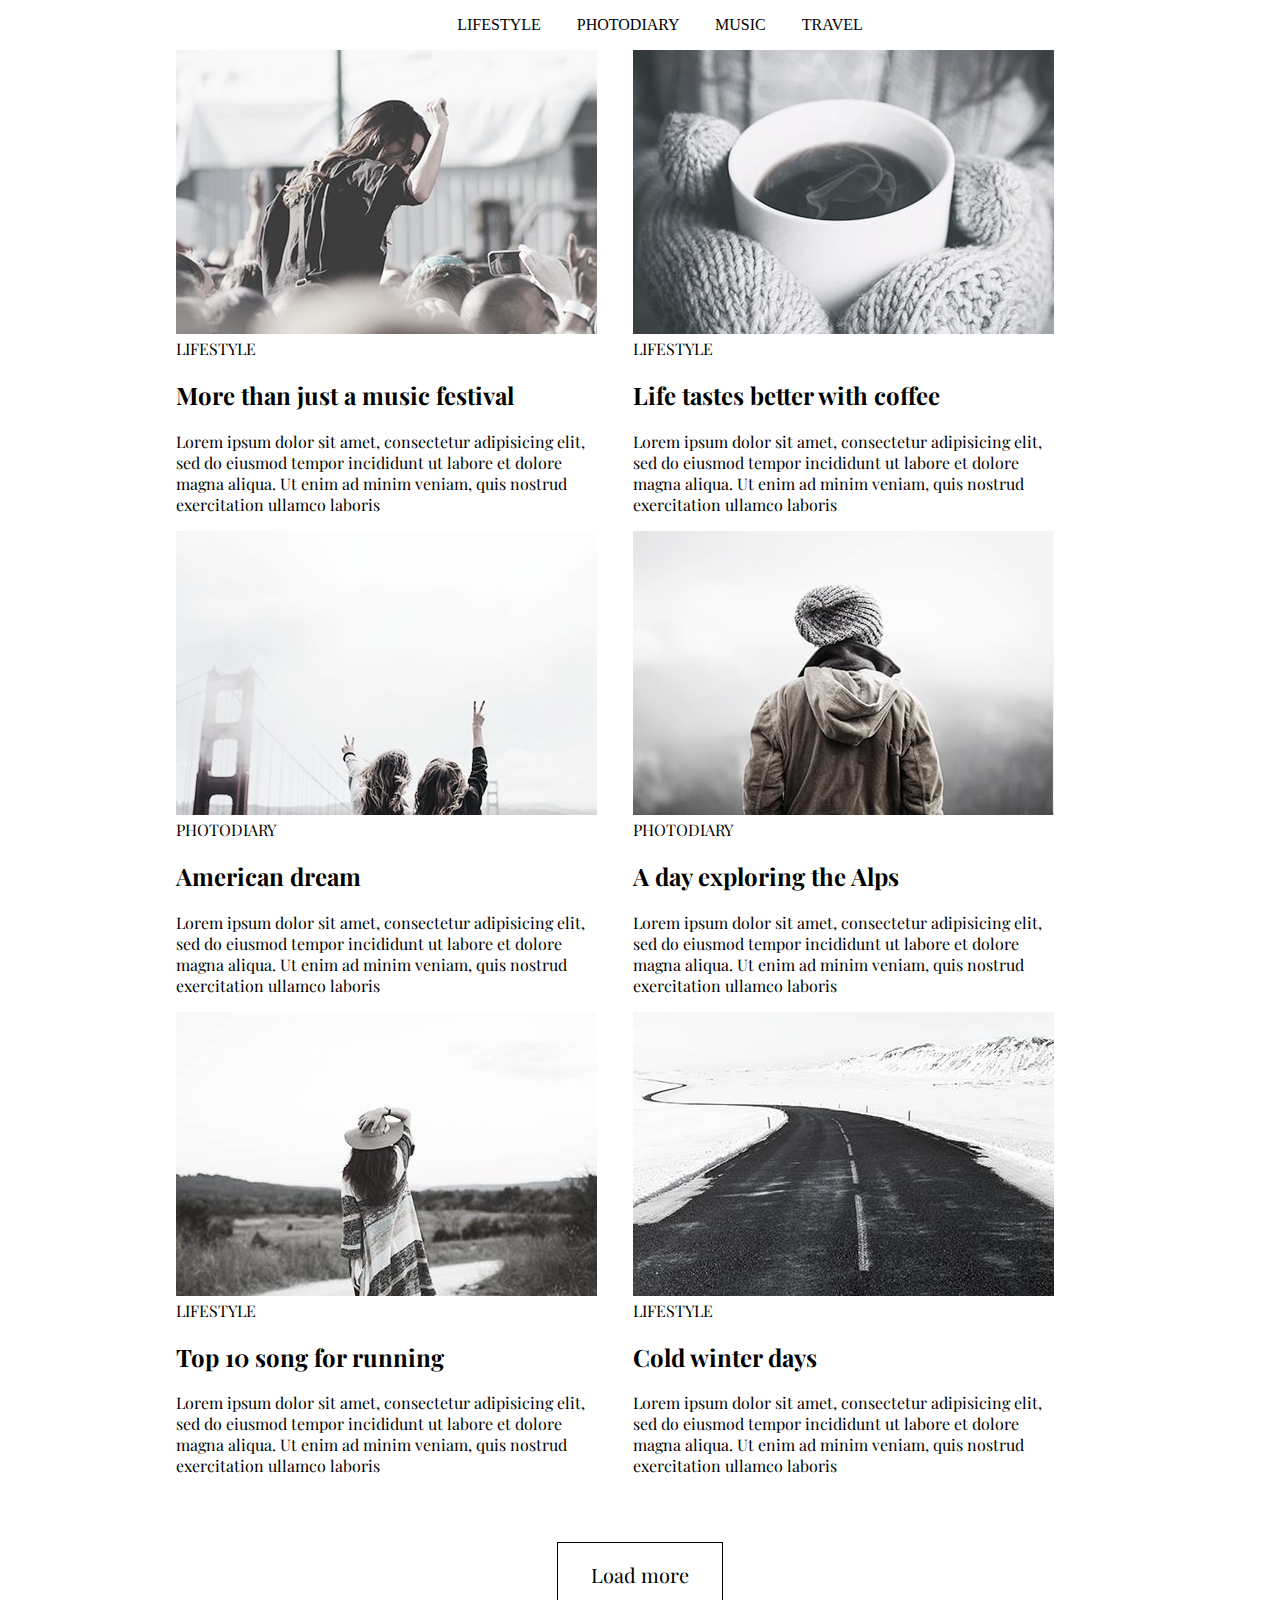
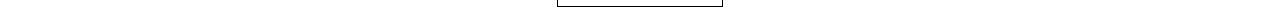
<file: hw3-1/index.html>
<!DOCTYPE html>
<html lang="en">

<head>
    <meta charset="UTF-8">
    <meta name="viewport" content="width=device-width, initial-scale=1.0">
    <meta http-equiv="X-UA-Compatible" content="ie=edge">
    <title>HW3</title>
    <link rel="stylesheet" href="p.css">
    <link href="https://fonts.googleapis.com/css?family=Playfair+Display&display=swap" rel="stylesheet">
</head>

<body>
    <header>
        <ul class="menu">
            <li>
                <a href="#">lifestyle</a>
            </li>
            <li>
                <a href="#">photodiary</a>
            </li>
            <li>
                <a href="#">music</a>
            </li>
            <li>
                <a href="#">travel</a>
            </li>

        </ul>
    </header>

    <main>
        <div class="card">
            <div class="card-content">
                <img src="img/f1.jpg" class="card-img-top" alt="girl">
                <div class="card-body">
                    <div class="word">lifestyle</div>
                    <h2 class="card-title">More than just a music festival</h2>
                    <p class="card-text">Lorem ipsum dolor sit amet, consectetur adipisicing elit, sed do eiusmod tempor incididunt ut labore et dolore magna aliqua. Ut enim ad minim veniam, quis nostrud exercitation ullamco laboris</p>
                </div>
            </div>
        </div>

        <div class="card">
            <div class="card-content">
                <img src=" img/f2.jpg " class="card-img-top " alt="coffee ">
                <div class="card-body ">
                    <div class="word">lifestyle</div>
                    <h2 class="card-title ">Life tastes better with coffee</h2>
                    <p class="card-text ">Lorem ipsum dolor sit amet, consectetur adipisicing elit, sed do eiusmod tempor incididunt ut labore et dolore magna aliqua. Ut enim ad minim veniam, quis nostrud exercitation ullamco laboris</p>
                </div>
            </div>
        </div>

        <div class="card">
            <div class="card-content">
                <img src="img/f3.jpg" class="card-img-top" alt="girls and the bridge">
                <div class="card-body">
                    <div class="word">photodiary</div>
                    <h2 class="card-title">American dream</h2>
                    <p class="card-text">Lorem ipsum dolor sit amet, consectetur adipisicing elit, sed do eiusmod tempor incididunt ut labore et dolore magna aliqua. Ut enim ad minim veniam, quis nostrud exercitation ullamco laboris</p>
                </div>
            </div>
        </div>

        <div class="card">
            <div class="card-content">
                <img src=" img/f4.jpg " class="card-img-top " alt="man">
                <div class="card-body ">
                    <div class="word">photodiary</div>
                    <h2 class="card-title ">A day exploring the Alps</h2>
                    <p class="card-text ">Lorem ipsum dolor sit amet, consectetur adipisicing elit, sed do eiusmod tempor incididunt ut labore et dolore magna aliqua. Ut enim ad minim veniam, quis nostrud exercitation ullamco laboris</p>
                </div>
            </div>
        </div>

        <div class="card">
            <div class="card-content" style="width: 27rem;">
                <img src="img/f5.jpg" class="card-img-top" alt="girl and a road">
                <div class="card-body">
                    <div class="word">lifestyle</div>
                    <h2 class="card-title">Top 10 song for running</h2>
                    <p class="card-text">Lorem ipsum dolor sit amet, consectetur adipisicing elit, sed do eiusmod tempor incididunt ut labore et dolore magna aliqua. Ut enim ad minim veniam, quis nostrud exercitation ullamco laboris</p>
                </div>
            </div>
        </div>

        <div class="card">
            <div class="card-content" style="width: 27rem;">
                <img src=" img/f6.jpg " class="card-img-top " alt="road">
                <div class="card-body ">
                    <div class="word">lifestyle</div>
                    <h2 class="card-title ">Cold winter days</h2>
                    <p class="card-text ">Lorem ipsum dolor sit amet, consectetur adipisicing elit, sed do eiusmod tempor incididunt ut labore et dolore magna aliqua. Ut enim ad minim veniam, quis nostrud exercitation ullamco laboris</p>
                </div>
            </div>
        </div>
    </main>

</body>
<footer>
    <div class="wrapper">
        <button class="control">Load more</button>
    </div>
</footer>

</html>
</file>
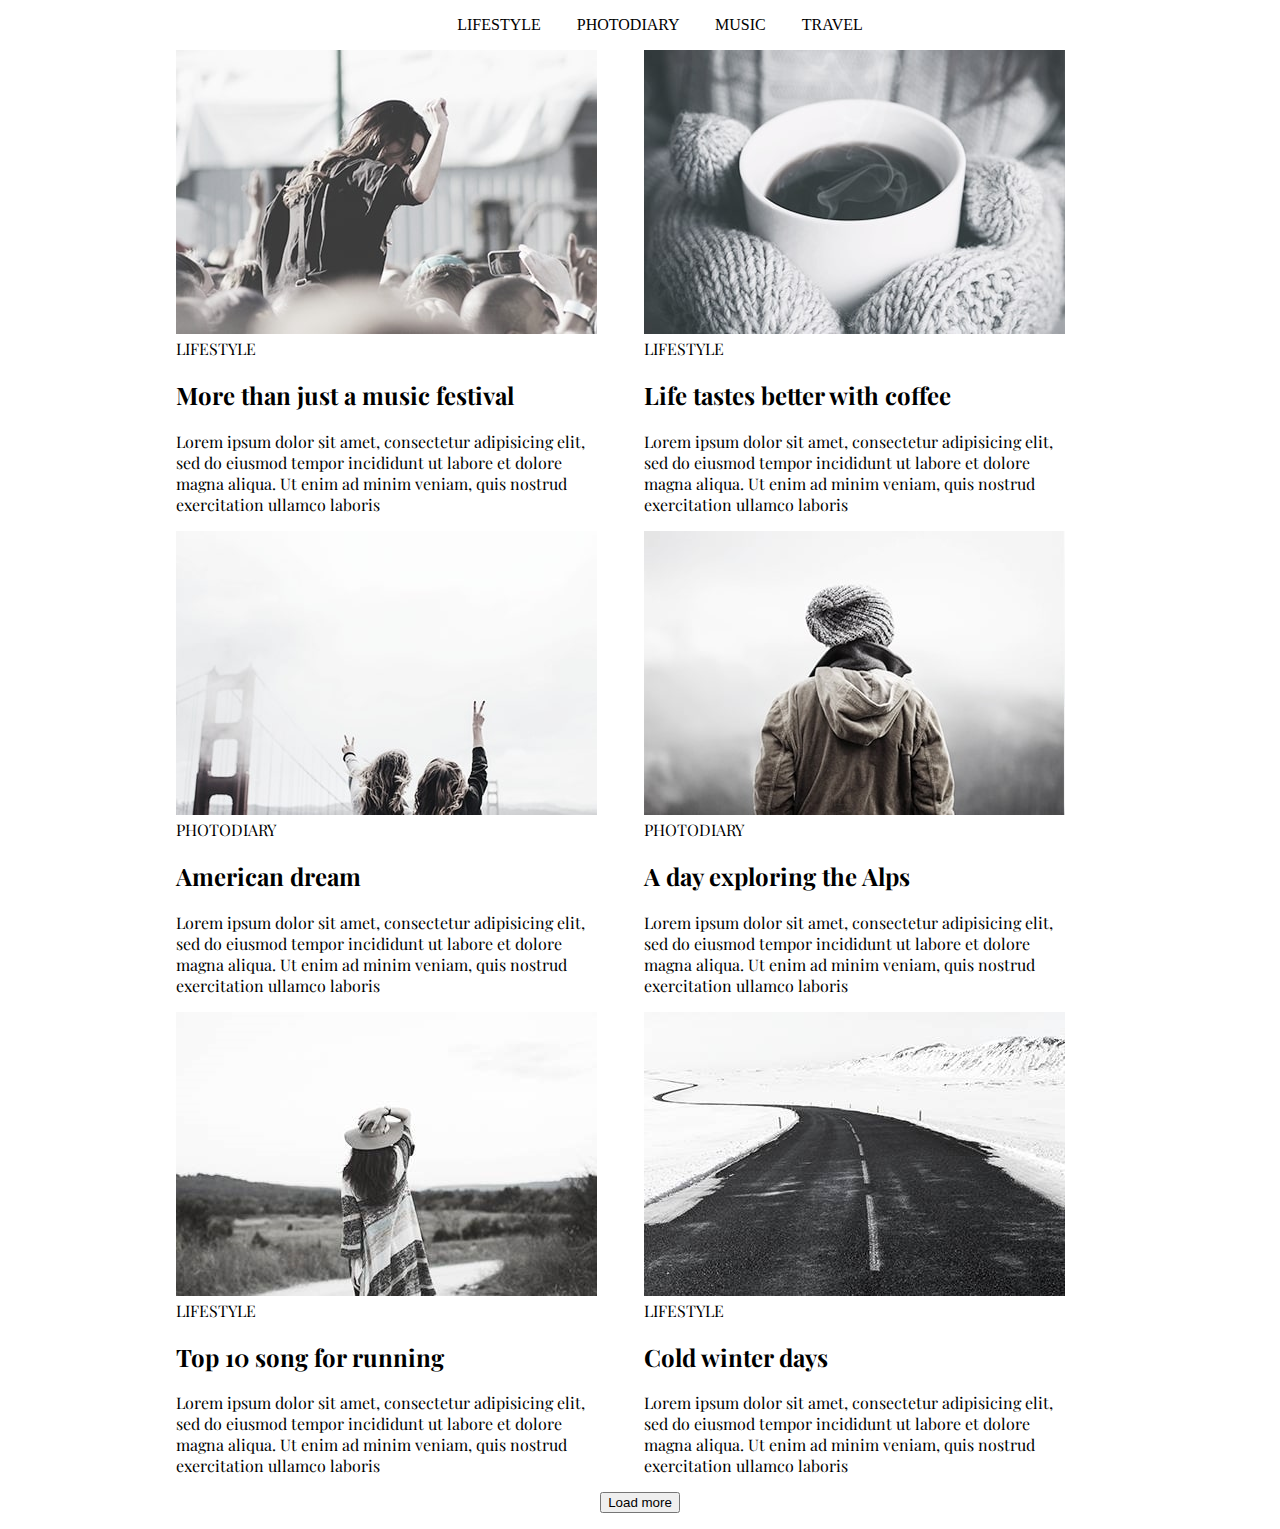
<file: hw3/index.html>
<!DOCTYPE html>
<html lang="en">

<head>
    <meta charset="UTF-8">
    <meta name="viewport" content="width=device-width, initial-scale=1.0">
    <meta http-equiv="X-UA-Compatible" content="ie=edge">
    <title>HW3</title>
    <link rel="stylesheet" href="p.css">
    <link href="https://fonts.googleapis.com/css?family=Playfair+Display&display=swap" rel="stylesheet">
</head>

<body>
    <header>
        <ul class="menu">
            <li>
                <a href="#">lifestyle</a>
            </li>
            <li>
                <a href="#">photodiary</a>
            </li>
            <li>
                <a href="#">music</a>
            </li>
            <li>
                <a href="#">travel</a>
            </li>

        </ul>
    </header>

    <main>
        <div class="card">
            <div class="card-content" style="width: 27rem;">
                <img src="img/f1.jpg" class="card-img-top" alt="girl">
                <div class="card-body">
                    <div class="word">lifestyle</div>
                    <h2 class="card-title">More than just a music festival</h2>
                    <p class="card-text">Lorem ipsum dolor sit amet, consectetur adipisicing elit, sed do eiusmod tempor incididunt ut labore et dolore magna aliqua. Ut enim ad minim veniam, quis nostrud exercitation ullamco laboris</p>
                </div>
            </div>
        </div>

        <div class="card">
            <div class="card-content" style="width: 27rem;">
                <img src=" img/f2.jpg " class="card-img-top " alt="coffee ">
                <div class="card-body ">
                    <div class="word">lifestyle</div>
                    <h2 class="card-title ">Life tastes better with coffee</h2>
                    <p class="card-text ">Lorem ipsum dolor sit amet, consectetur adipisicing elit, sed do eiusmod tempor incididunt ut labore et dolore magna aliqua. Ut enim ad minim veniam, quis nostrud exercitation ullamco laboris</p>
                </div>
            </div>
        </div>

        <div class="card">
            <div class="card-content" style="width: 27rem;">
                <img src="img/f3.jpg" class="card-img-top" alt="girls and the bridge">
                <div class="card-body">
                    <div class="word">photodiary</div>
                    <h2 class="card-title">American dream</h2>
                    <p class="card-text">Lorem ipsum dolor sit amet, consectetur adipisicing elit, sed do eiusmod tempor incididunt ut labore et dolore magna aliqua. Ut enim ad minim veniam, quis nostrud exercitation ullamco laboris</p>
                </div>
            </div>
        </div>

        <div class="card">
            <div class="card-content" style="width: 27rem;">
                <img src=" img/f4.jpg " class="card-img-top " alt="man">
                <div class="card-body ">
                    <div class="word">photodiary</div>
                    <h2 class="card-title ">A day exploring the Alps</h2>
                    <p class="card-text ">Lorem ipsum dolor sit amet, consectetur adipisicing elit, sed do eiusmod tempor incididunt ut labore et dolore magna aliqua. Ut enim ad minim veniam, quis nostrud exercitation ullamco laboris</p>
                </div>
            </div>
        </div>

        <div class="card">
            <div class="card-content" style="width: 27rem;">
                <img src="img/f5.jpg" class="card-img-top" alt="girl and a road">
                <div class="card-body">
                    <div class="word">lifestyle</div>
                    <h2 class="card-title">Top 10 song for running</h2>
                    <p class="card-text">Lorem ipsum dolor sit amet, consectetur adipisicing elit, sed do eiusmod tempor incididunt ut labore et dolore magna aliqua. Ut enim ad minim veniam, quis nostrud exercitation ullamco laboris</p>
                </div>
            </div>
        </div>

        <div class="card">
            <div class="card-content" style="width: 27rem;">
                <img src=" img/f6.jpg " class="card-img-top " alt="road">
                <div class="card-body ">
                    <div class="word">lifestyle</div>
                    <h2 class="card-title ">Cold winter days</h2>
                    <p class="card-text ">Lorem ipsum dolor sit amet, consectetur adipisicing elit, sed do eiusmod tempor incididunt ut labore et dolore magna aliqua. Ut enim ad minim veniam, quis nostrud exercitation ullamco laboris</p>
                </div>
            </div>
        </div>
    </main>

</body>
<footer>
    <div class="wrapper">
        <button class="control">Load more</button>
    </div>
</footer>

</html>
</file>
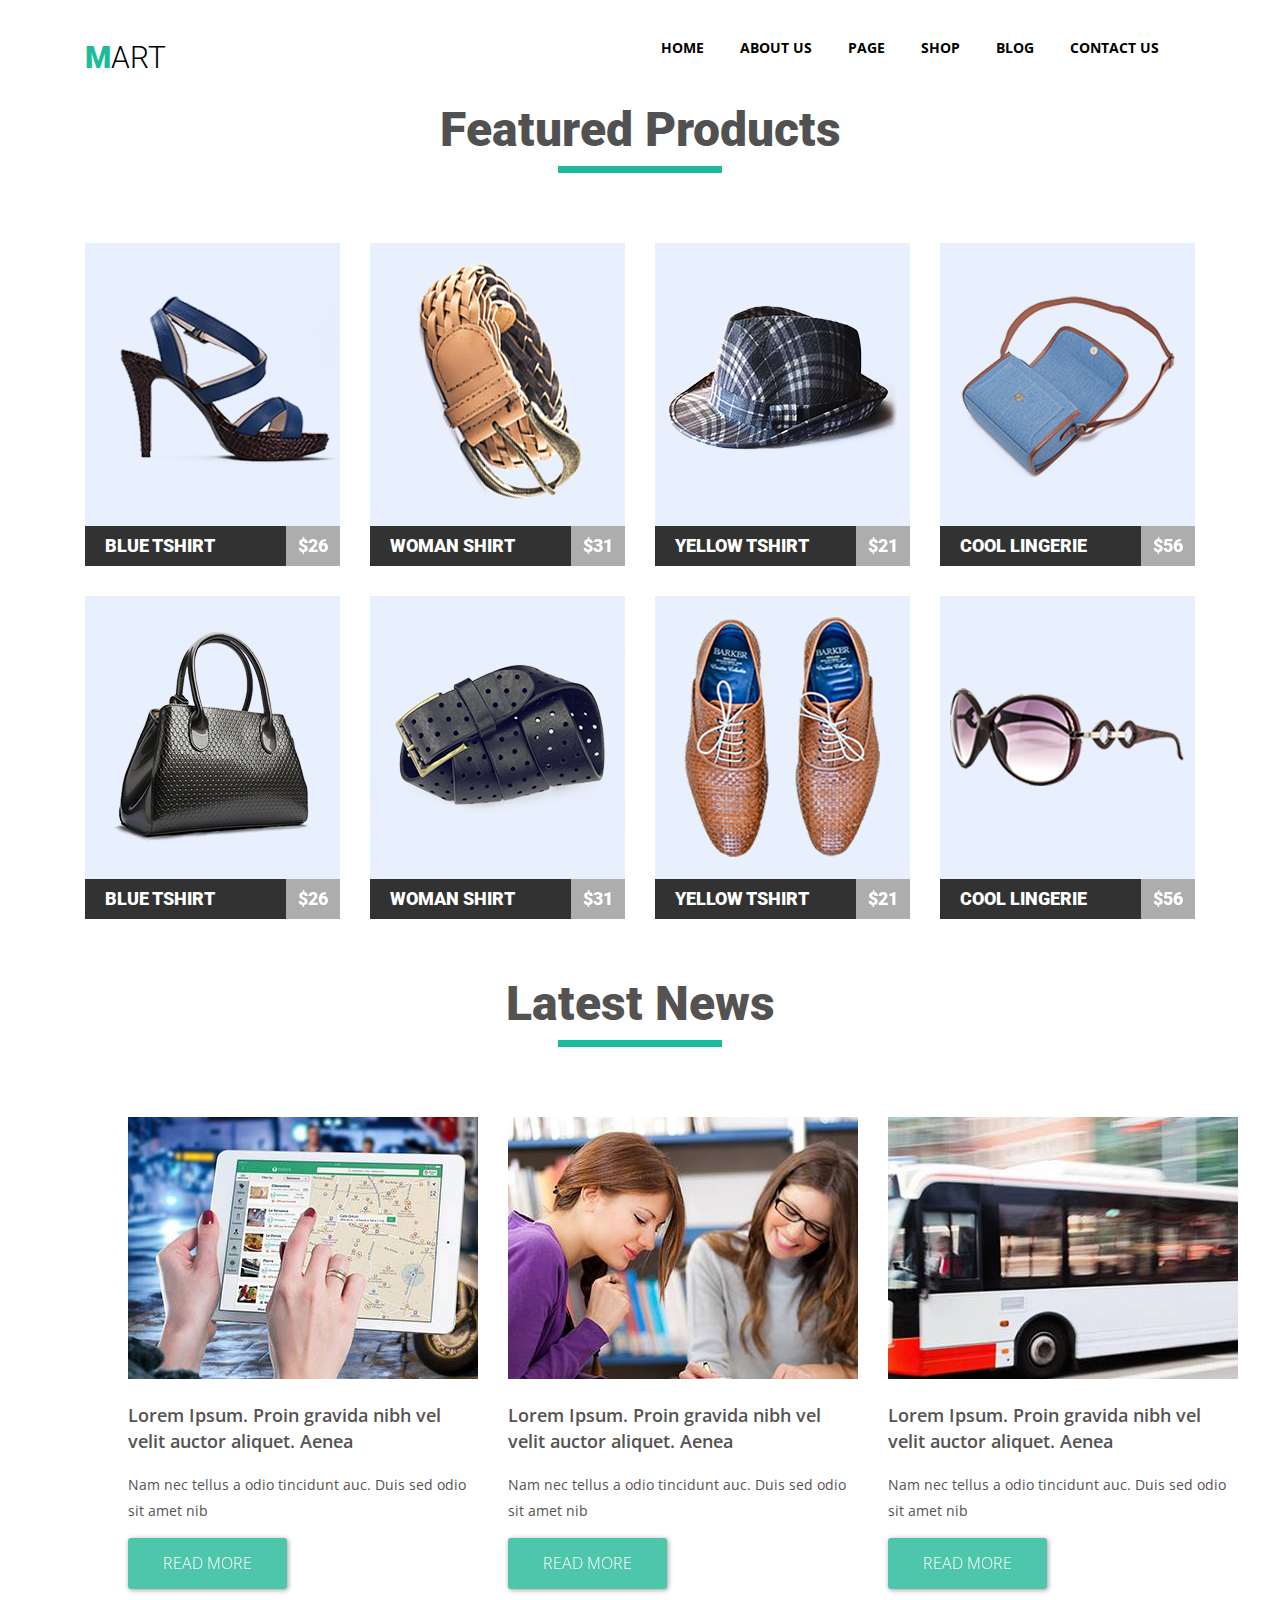
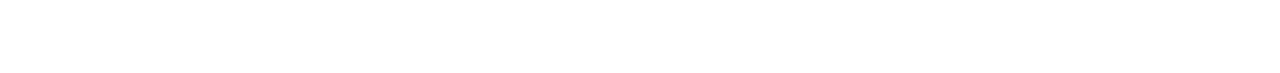
<file: hw4/index.html>
<!DOCTYPE html>
<html lang="en">

<head>
    <meta charset="UTF-8">
    <meta name="viewport" content="width=device-width, initial-scale=1.0">
    <meta http-equiv="X-UA-Compatible" content="ie=edge">
    <link rel="stylesheet" href="styles.css">
    <link rel="stylesheet" href="normalize.css">
    <link href="https://fonts.googleapis.com/css?family=Playfair+Display|Roboto&display=swap" rel="stylesheet">
    <link href="https://fonts.googleapis.com/css?family=Open+Sans|Playfair+Display|Roboto&display=swap" rel="stylesheet">
    <title>HW4</title>
</head>

<body>

    <header class="page header">
        <nav>
            <div class="box">
                <div class="clearfix">
                    <a href="" class="logo">Mart</a>
                    <ul class="menu">
                        <li><a href="#">Contact us</a></li>
                        <li><a href="#">Blog</a></li>
                        <li><a href="#">Shop</a></li>
                        <li><a href="#">Page</a></li>
                        <li><a href="#">About us</a></li>
                        <li><a href="#">Home</a></li>
                    </ul>
                </div>
            </div>
        </nav>
    </header>

    <main>
        <section class="features">
            <div class="features-title-line">
                <h2 class="features-title">Featured Products</h2>
                <!-- <div class="line"></div> -->
            </div>
            <div class="features-box">
                <ul class="features-list clearfix">
                    <li class="features-list-item">
                        <div class="card">
                            <div class="img-wrp">
                                <img src="img/4-1-3.png" alt="blue tishirt" width="255" height="283">
                            </div>
                            <div class="product-name">Blue Tshirt</div>
                            <div class="price">$26</div>
                        </div>
                    </li>
                    <li class="features-list-item">
                        <div class="card">
                            <div class="img-wrp">
                                <img src="img/4-2-3.png" alt="blue tishirt" width="255" height="283">
                            </div>
                            <div class="product-name">WOMAN shirt</div>
                            <div class="price">$31</div>
                        </div>
                    </li>
                    <li class="features-list-item">
                        <div class="card">
                            <div class="img-wrp">
                                <img src="img/4-3-3.png" alt="blue tishirt" width="255" height="283">
                            </div>
                            <div class="product-name">YELLOW Tshirt</div>
                            <div class="price">$21</div>
                        </div>
                    </li>
                    <li class="features-list-item">
                        <div class="card">
                            <div class="img-wrp">
                                <img src="img/4-4-3.png" alt="blue tishirt" width="255" height="283">
                            </div>
                            <div class="product-name">Cool lingerie</div>
                            <div class="price">$56</div>
                        </div>

                    </li>
                    <li class="features-list-item">
                        <div class="card">
                            <div class="img-wrp">
                                <img src="img/4-5-3.png" alt="blue tishirt" width="255" height="283">
                            </div>
                            <div class="product-name">Blue Tshirt</div>
                            <div class="price">$26</div>
                        </div>
                    </li>
                    <li class="features-list-item">
                        <div class="card">
                            <div class="img-wrp">
                                <img src="img/4-6-3.png" alt="blue tishirt" width="255" height="283">
                            </div>
                            <div class="product-name">WOMAN shirt</div>
                            <div class="price">$31</div>
                        </div>
                    </li>
                    <li class="features-list-item">
                        <div class="card">
                            <div class="img-wrp">
                                <img src="img/4-7-3.png" alt="blue tishirt" width="255" height="283">
                            </div>
                            <div class="product-name">YELLOW Tshirt</div>
                            <div class="price">$21</div>
                        </div>
                    </li>
                    <li class="features-list-item">
                        <div class="card">
                            <div class="img-wrp">
                                <img src="img/4-8-3.png" alt="blue tishirt" width="255" height="283">
                            </div>
                            <div class="product-name">Cool lingerie</div>
                            <div class="price">$56</div>
                        </div>
                    </li>
                </ul>
            </div>
        </section>
        <section class="news">
            <div class="news-title-line">
                <h2 class="news-title">Latest News</h2>
                <!-- <div class="line-second"></div> -->
            </div>
            <div class="news-box">
                <ul class="blog">
                    <li class="blog-item">
                        <img src="img/blog1.jpg" alt="i-pad" width="350" height="262">
                        <h3 class="news-block-title">Lorem Ipsum. Proin gravida nibh vel velit auctor aliquet. Aenea</h3>
                        <p>Nam nec tellus a odio tincidunt auc. Duis sed odio sit amet nib</p>
                        <div class="wrapper">
                            <div class="wrapper-button">
                                <a class="button" href="#">Read More</a>
                            </div>
                        </div>
                    </li>
                    <li class="blog-item">
                        <img src="img/blog2.jpg" alt="girls" width="350" height="262">
                        <h3 class="news-block-title">Lorem Ipsum. Proin gravida nibh vel velit auctor aliquet. Aenea</h3>
                        <p>Nam nec tellus a odio tincidunt auc. Duis sed odio sit amet nib</p>
                        <div class="wrapper">
                            <div class="wrapper-button">
                                <a class="button" href="#">Read More</a>
                            </div>
                        </div>
                    </li>
                    <li class="blog-item">
                        <img src="img/blog3.jpg" alt="bus" width="350" height="262">
                        <h3 class="news-block-title">Lorem Ipsum. Proin gravida nibh vel velit auctor aliquet. Aenea</h3>
                        <p>Nam nec tellus a odio tincidunt auc. Duis sed odio sit amet nib</p>
                        <div class="wrapper">
                            <div class="wrapper-button">
                                <a class="button" href="#">Read More</a>
                            </div>
                        </div>
                    </li>
                </ul>
            </div>
        </section>
    </main>
</body>
<footer></footer>

</html>
</file>
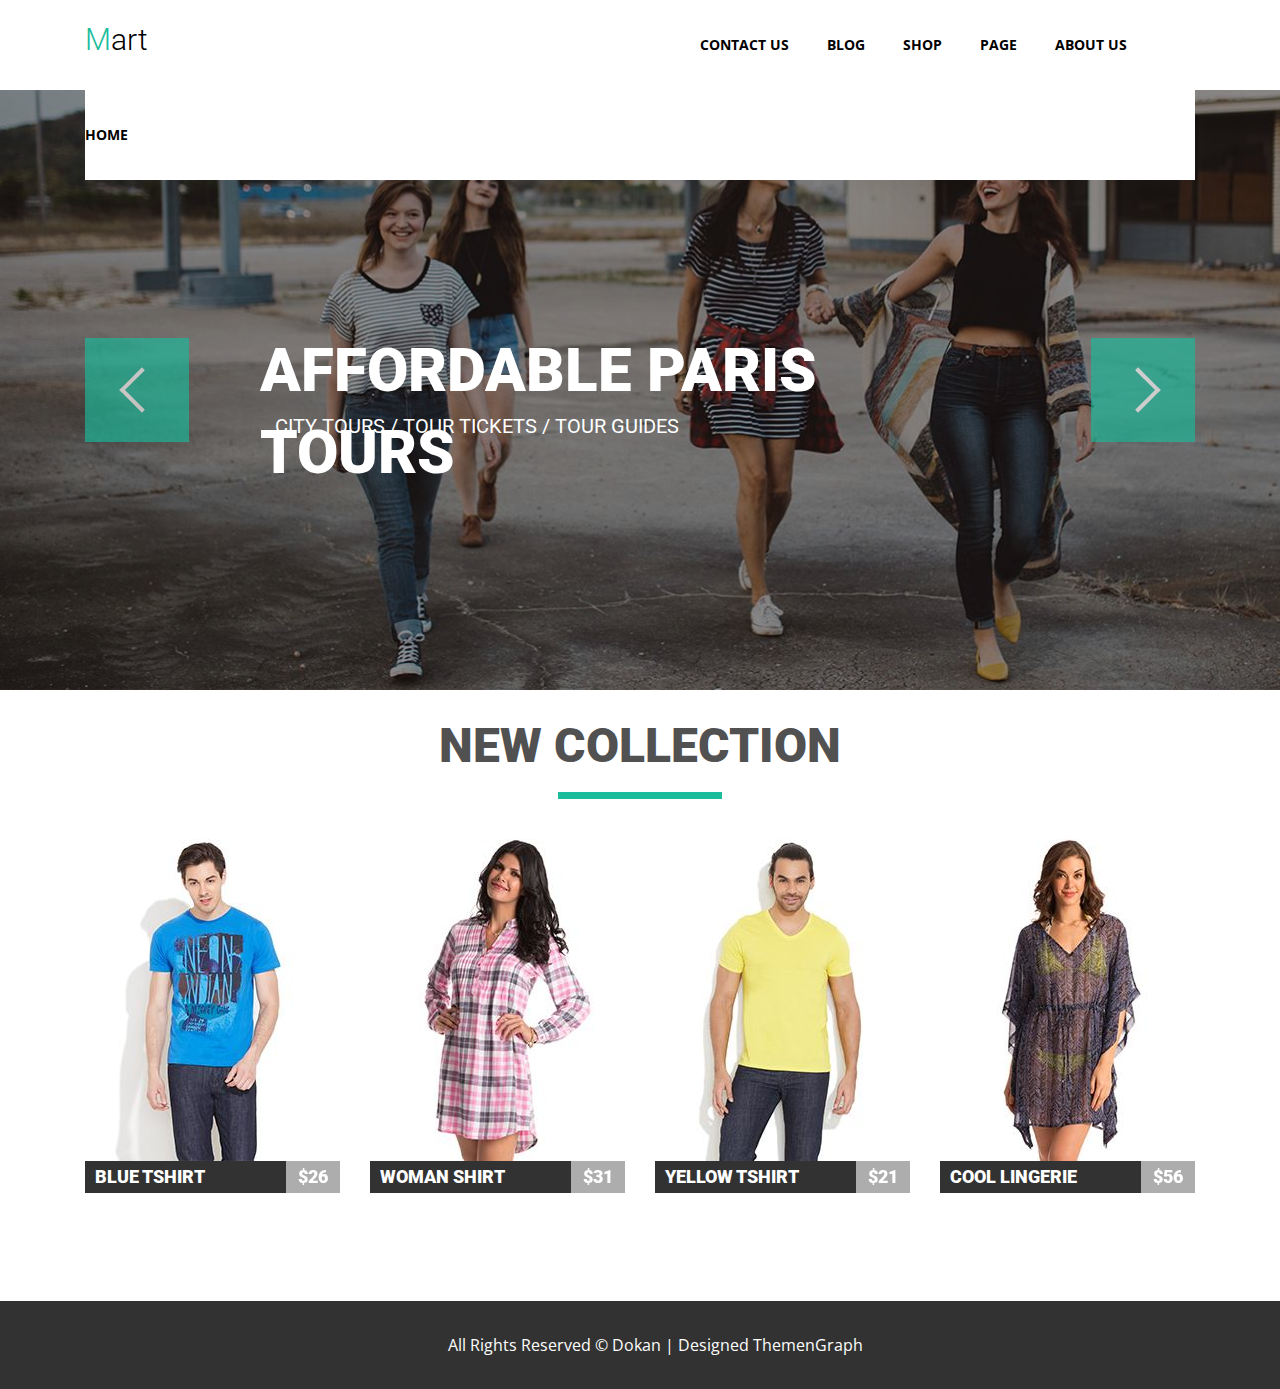
<file: hw5/index.html>
<!DOCTYPE html>
<html lang="en">

<head>
    <meta charset="UTF-8">
    <meta name="viewport" content="width=device-width, initial-scale=1.0">
    <meta http-equiv="X-UA-Compatible" content="ie=edge">
    <link rel="stylesheet" href="styl.css">
    <link rel="stylesheet" href="normalize.css">
    <link href="https://fonts.googleapis.com/css?family=Playfair+Display|Roboto&display=swap" rel="stylesheet">
    <link href="https://fonts.googleapis.com/css?family=Open+Sans|Playfair+Display|Roboto&display=swap" rel="stylesheet">
    <link rel="stylesheet" href="https://use.fontawesome.com/releases/v5.8.2/css/all.css" integrity="sha384-oS3vJWv+0UjzBfQvYUhtdYW+Pj2yciDJxpsK1OYPAYjqT085Qq/1cq5FLXAZQ7Ay" crossorigin="anonymous">
    <link rel="stylesheet" href="Pe-icon-7-stroke.ttf">
    <title>HW5</title>
</head>

<body>

    <header class="page header">
        <nav>
            <div class="wrapper-section">
                <div class="wrapper-item">
                    <div class="wrapper">

                        <ul class="menu">
                            <li>
                                <div class="logo-wrapper">
                                    <a href="/">Mart</a></div>
                            </li>
                            <li><a href="#">Contact us</a></li>
                            <li><a href="#">Blog</a></li>
                            <li><a href="#">Shop</a></li>
                            <li><a href="#">Page</a></li>
                            <li><a href="#">About us</a></li>
                            <li><a href="#">Home</a></li>
                        </ul>
                    </div>
                </div>
            </div>
        </nav>
    </header>
    <main>
        <div class="slider-wrp">
            <div class="slider-wrp-overlay">
                <div class="slider">
                    <button class="slider-ctrl slider-ctrl-prev"></button>
                    <button class="slider-ctrl slider-ctrl-next"></button>
                    <ul class="slides">
                        <li class="slides-item">

                            <p class="slides-about">AFFORDABLE PARIS TOURS</p>
                            <p class="slides-about-item"> CITY TOURS / TOUR TICKETS / TOUR GUIDES</p>
                        </li>

                    </ul>
                </div>
            </div>
        </div>


        <section class="features">
            <h2 class="features-title">NEW COLLECTION</h2>
            <ul class="features-list clearfix">
                <li class="features-list-item">
                    <div class="card">
                        <div class="visibility-hidden">
                            <div class="cart-icon-wrapper">
                                <button class="icon-btn icon-btn--like">
                                     <img class="icon icon-like" src="img/like.png" alt="like">
                                    </button>
                                <button class="icon-btn icon-btn--link">
                                    <img class="icon icon-link" src="img/transform.png" alt="like">
                                </button>
                                <button class="icon-btn icon-btn--clock">
                                    <img class="icon icon-clock" src="img/clock.png" alt="like">
                                </button>
                                <button class="icon-btn icon-btn--add clearfix">
                                    <img class="icon icon-cart" src="img/cash.png" alt="like">
                                    <span class="icon-btn-text">add to cart</span>
                                </button>
                            </div>
                        </div>
                        <img src="img/product1.jpg" alt="blue tishirt" width="255" height="322">
                        <div class="product">
                            <div class="product-name">Blue Tshirt</div>
                            <div class="price">$26</div>
                        </div>
                    </div>

                </li>
                <li class="features-list-item">
                    <div class="card">
                        <div class="visibility-hidden">
                            <div class="cart-icon-wrapper">
                                <button class="icon-btn icon-btn--like">
                                     <img class="icon icon-like" src="img/like.png" alt="like">
                                    </button>
                                <button class="icon-btn icon-btn--link">
                                    <img class="icon icon-link" src="img/transform.png" alt="like">
                                </button>
                                <button class="icon-btn icon-btn--clock">
                                    <img class="icon icon-clock" src="img/clock.png" alt="like">
                                </button>
                                <button class="icon-btn icon-btn--add clearfix">
                                    <img class="icon icon-cart" src="img/cash.png" alt="like">
                                    <span class="icon-btn-text">add to cart</span>
                                </button>
                            </div>
                        </div>
                        <img src="img/product2.jpg" alt="blue tshirt" width="255" height="322">
                        <div class="product-name">WOMAN shirt</div>
                        <div class="price">$31</div>
                    </div>
                </li>
                <li class="features-list-item">
                    <div class="card">
                        <div class="visibility-hidden">
                            <div class="cart-icon-wrapper">
                                <button class="icon-btn icon-btn--like">
                                     <img class="icon icon-like" src="img/like.png" alt="like">
                                    </button>
                                <button class="icon-btn icon-btn--link">
                                    <img class="icon icon-link" src="img/transform.png" alt="like">
                                </button>
                                <button class="icon-btn icon-btn--clock">
                                    <img class="icon icon-clock" src="img/clock.png" alt="like">
                                </button>
                                <button class="icon-btn icon-btn--add clearfix">
                                    <img class="icon icon-cart" src="img/cash.png" alt="like">
                                    <span class="icon-btn-text">add to cart</span>
                                </button>
                            </div>

                        </div>
                        <img src="img/product3.jpg" alt="blue tishirt" width="255" height="322">
                        <div class="product-name">YELLOW Tshirt</div>
                        <div class="price">$21</div>
                    </div>
                </li>
                <li class="features-list-item">
                    <div class="card">
                        <div class="visibility-hidden">
                            <div class="cart-icon-wrapper">
                                <button class="icon-btn icon-btn--like">
                                     <img class="icon icon-like" src="img/like.png" alt="like">
                                    </button>
                                <button class="icon-btn icon-btn--link">
                                    <img class="icon icon-link" src="img/transform.png" alt="like">
                                </button>
                                <button class="icon-btn icon-btn--clock">
                                    <img class="icon icon-clock" src="img/clock.png" alt="like">
                                </button>
                                <button class="icon-btn icon-btn--add clearfix">
                                    <img class="icon icon-cart" src="img/cash.png" alt="like">
                                    <span class="icon-btn-text">add to cart</span>
                                </button>
                            </div>
                        </div>
                        <img src="img/product4.jpg" alt="blue tishirt" width="255" height="322">
                        <div class="product-name">Cool lingerie</div>
                        <div class="price">$56</div>
                    </div>
                </li>
            </ul>
        </section>
    </main>

</body>
<footer>
    <div class="end">
        <div class="rights-wrapper">
            <p class="rights">All Rights Reserved © Dokan | Designed <a class="designed" hreff="">ThemenGraph</a></p>
        </div>
    </div>
</footer>

</html>
</file>
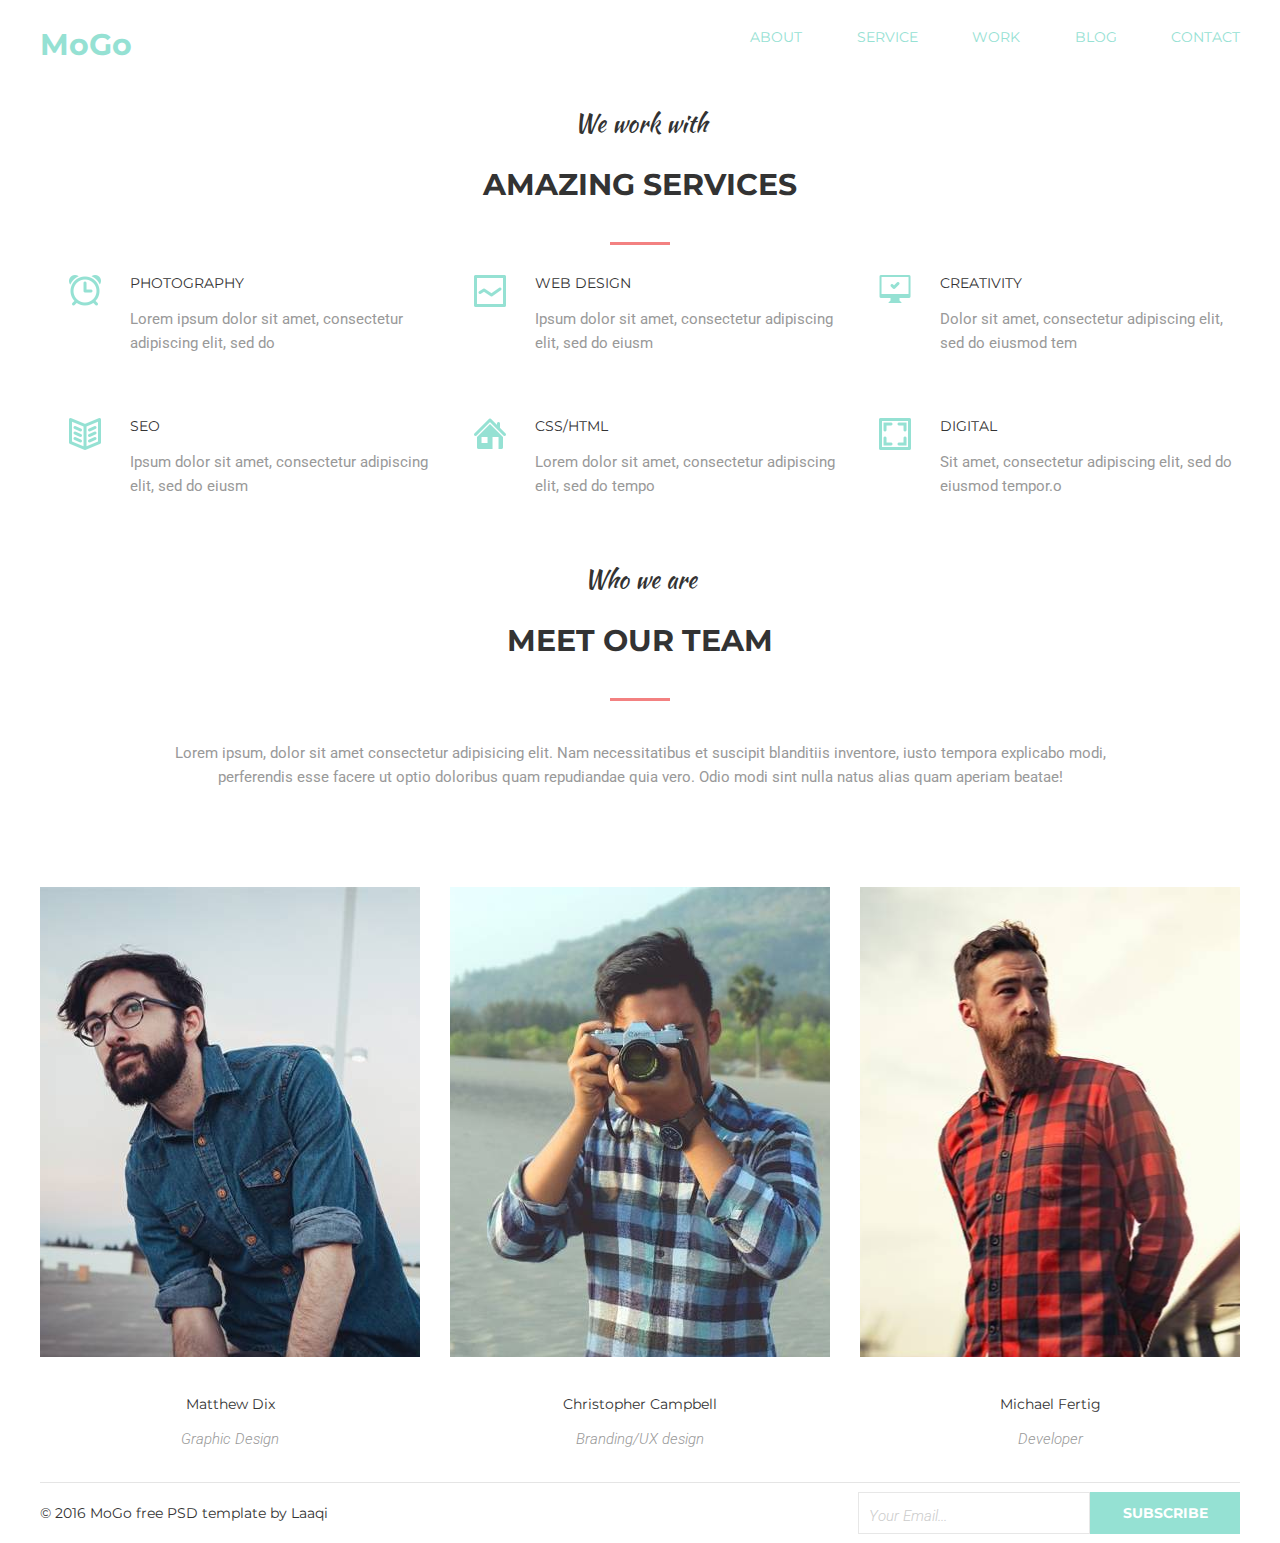
<file: hw7/index.html>
<!DOCTYPE html>
<html lang="en">

<head>
    <meta charset="UTF-8">
    <meta name="viewport" content="width=device-width, initial-scale=1.0">
    <link rel="stylesheet" href="styls.css">
    <link rel="stylesheet" href="normalize.css">
    <link href="https://fonts.googleapis.com/css2?family=Montserrat:wght@300;400;700&display=swap" rel="stylesheet">
    <link href="https://fonts.googleapis.com/css2?family=Kaushan+Script&display=swap" rel="stylesheet">
    <link href="https://fonts.googleapis.com/css2?family=Roboto&display=swap" rel="stylesheet">
    <title>HW6</title>
</head>

<body>
    <header class="page-header">
        <nav class="page-nav">
            <div class="logo">
                <a href="/">MoGo</a></div>
            <ul class="menu">
                <li class="menu-items"><a href="#">About</a></li>
                <li class="menu-items"><a href="#">service</a></li>
                <li class="menu-items"><a href="#">work</a></li>
                <li class="menu-items"><a href="#">blog</a></li>
                <li class="menu-items"><a href="#">contact</a></li>
            </ul>
        </nav>
    </header>
    <main>
        <section class="services">
            <h2 class="writing">We work with</h2>
            <h3 class="printed">Amazing Services</h3>
            <ul class="services-list">
                <li class="services-item">
                    <div class="services-item-wrap">
                        <div class="services-item-photo">
                            <img src="photo/clock.png" alt="clock">
                        </div>
                        <div class="services-item-content">
                            <h4>Photography</h4>
                            <p>Lorem ipsum dolor sit amet, consectetur adipiscing elit, sed do</p>
                        </div>
                    </div>
                </li>
                <li class="services-item">
                    <div class="services-item-wrap">
                        <div class="services-item-photo">
                            <img src="photo/graph.png" alt="chart">
                        </div>
                        <div class="services-item-content">
                            <h4>Web Design</h4>
                            <p>Ipsum dolor sit amet, consectetur adipiscing elit, sed do eiusm</p>
                        </div>
                    </div>
                </li>
                <li class="services-item">
                    <div class="services-item-wrap">
                        <div class="services-item-photo">
                            <img src="photo/computer.png" alt="computer">
                        </div>
                        <div class="services-item-content">
                            <h4>Creativity</h4>
                            <p>Dolor sit amet, consectetur adipiscing elit, sed do eiusmod tem</p>
                        </div>
                    </div>
                </li>
                <li class="services-item">
                    <div class="services-item-wrap">
                        <div class="services-item-photo">
                            <img src="photo/book.png" alt="book">
                        </div>
                        <div class="services-item-content">
                            <h4>seo</h4>
                            <p>Ipsum dolor sit amet, consectetur adipiscing elit, sed do eiusm</p>
                        </div>
                    </div>
                </li>
                <li class="services-item">
                    <div class="services-item-wrap">
                        <div class="services-item-photo">
                            <img src="photo/house.png" alt="house">
                        </div>
                        <div class="services-item-content">
                            <h4>Css/Html</h4>
                            <p>Lorem dolor sit amet, consectetur adipiscing elit, sed do tempo</p>
                        </div>
                    </div>
                </li>
                <li class="services-item">
                    <div class="services-item-wrap">
                        <div class="services-item-photo">
                            <img src="photo/digital.png" alt="digital">
                        </div>
                        <div class="services-item-content">
                            <h4>digital</h4>
                            <p>Sit amet, consectetur adipiscing elit, sed do eiusmod tempor.o</p>
                        </div>
                    </div>
                </li>
            </ul>

        </section>
        <section class="team">
            <h2 class="writing">Who we are</h2>
            <h3 class="printed">Meet our team</h3>
            <p class="team-about">Lorem ipsum, dolor sit amet consectetur adipisicing elit. Nam necessitatibus et suscipit blanditiis inventore, iusto tempora explicabo modi, perferendis esse facere ut optio doloribus quam repudiandae quia vero. Odio modi sint nulla natus
                alias quam aperiam beatae!</p>
            <ul class="team-wrapper">
                <li class="team-item-mat">
                    <div class="item-wrap">
                        <div class="underblock"></div>
                        <div class="img-wrap-mat jump"></div>
                        <div class="upperblock"></div>
                        <div class="icon-wrapper">
                            <button class="icon-facebook icon">
                                    <img class="item-facebook" src="photo/facebook.png" alt="facebook">
                                </button>
                            <button class="icon-twitter icon">
                                    <img class="item-twitter" src="photo/twitter.png" alt="twitter">
                                </button>
                            <button class="icon-pinterest icon">
                                    <img class="item-pinterest" src="photo/pinterest.png" alt="pinterest">
                                </button>
                            <button class="icon-instagram icon">
                                    <img class="item-instagram" src="photo/instagram.png" alt="instagram">
                                </button>
                            <div class="shape one"></div>
                            <div class="shape two"></div>
                            <div class="shape three"></div>
                        </div>

                    </div>
                    <p class="name">Matthew Dix</p>
                    <p class="posision">Graphic Design</p>
                </li>
                <li class="team-item-chris">
                    <div class="item-wrap">
                        <div class="underblock"></div>
                        <div class="img-wrap-chris jump"></div>
                        <div class="upperblock"></div>
                        <div class="icon-wrapper">
                            <button class="icon-facebook icon">
                                <img class="item-facebook" src="photo/facebook.png" alt="facebook">
                            </button>
                            <button class="icon-twitter icon">
                                <img class="item-twitter" src="photo/twitter.png" alt="twitter">
                            </button>
                            <button class="icon-pinterest icon">
                                <img class="item-pinterest" src="photo/pinterest.png" alt="pinterest">
                            </button>
                            <button class="icon-instagram icon">
                                <img class="item-instagram" src="photo/instagram.png" alt="instagram">
                            </button>
                            <div class="shape one"></div>
                            <div class="shape two"></div>
                            <div class="shape three"></div>
                        </div>

                    </div>
                    <p class="name">Christopher Campbell</p>
                    <p class="posision">Branding/UX design</p>
                </li>
                <li class="team-item-mikh">
                    <div class="item-wrap">
                        <div class="underblock"></div>
                        <div class="img-wrap-mikh jump"></div>
                        <div class="upperblock"></div>
                        <div class="icon-wrapper">
                            <button class="icon-facebook icon">
                            <img class="item-facebook" src="photo/facebook.png" alt="facebook">
                        </button>
                            <button class="icon-twitter icon">
                            <img class="item-twitter" src="photo/twitter.png" alt="twitter">
                        </button>
                            <button class="icon-pinterest icon">
                            <img class="item-pinterest" src="photo/pinterest.png" alt="pinterest">
                        </button>
                            <button class="icon-instagram icon">
                            <img class="item-instagram" src="photo/instagram.png" alt="instagram">
                        </button>
                            <div class="shape one"></div>
                            <div class="shape two"></div>
                            <div class="shape three"></div>
                        </div>

                    </div>
                    <p class="name">Michael Fertig</p>
                    <p class="posision">Developer</p>
                </li>
            </ul>

        </section>
    </main>
</body>
<footer>
    <div class="border"></div>
    <div class="footer-wrapper">
        <div class="mogo-wrapper">
            <p class="mogo"> © 2016 MoGo free PSD template by<a class="Laaqi" href="#"> Laaqi</a></p>
        </div>
        <div class="subscribe-wrapper">
            <div class="email">
                <p class="youremail">Your Email...</p>
            </div>

            <button class="subscribe-item">Subscribe</button>
        </div>
    </div>

</footer>



</html>
</file>
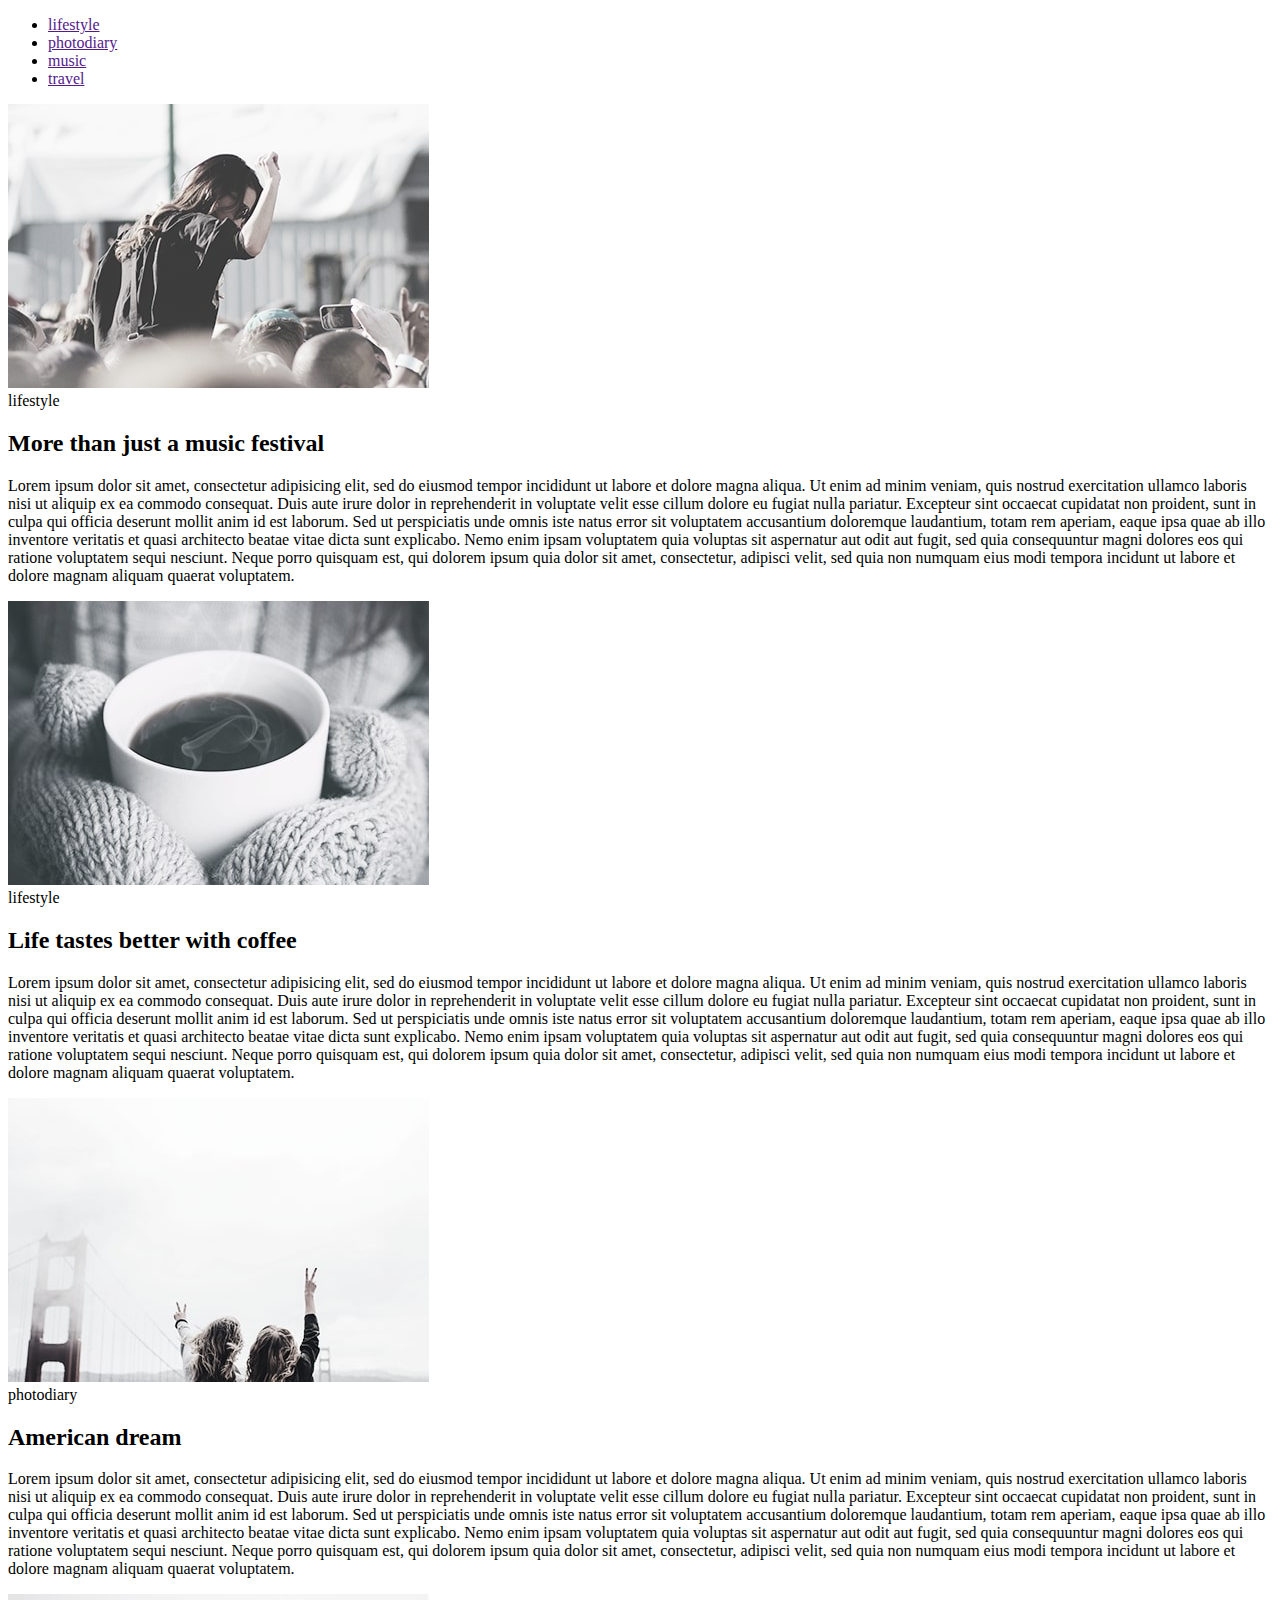
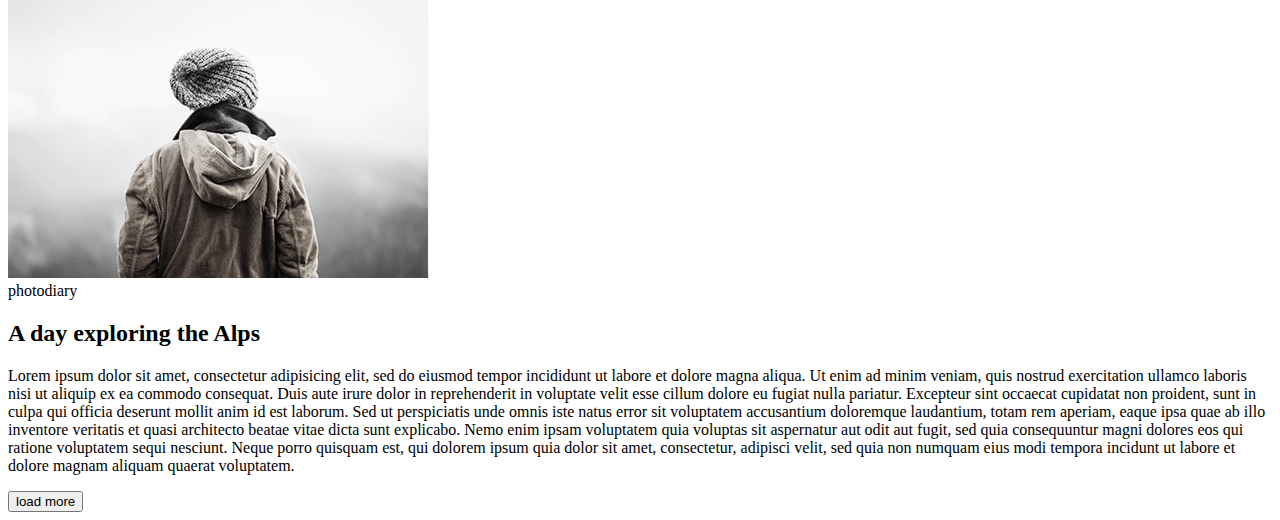
<file: modul-01-02/index.html>
<!DOCTYPE html>
<html lang="en">

<head>
    <meta charset="UTF-8">
    <meta name="viewport" content="width=device-width, initial-scale=1.0">
    <meta http-equiv="X-UA-Compatible" content="ie=edge">
    <title>HW1</title>
</head>

<body>
    <ul>
        <li>
            <a href="">lifestyle</a>
        </li>
        <li>
            <a href="">photodiary</a>
        </li>
        <li>
            <a href="">music</a>
        </li>
        <li>
            <a href="">travel</a>
        </li>
    </ul>
    <img src="img/F1.jpg">
    <div>lifestyle</div>
    <section>
        <h2>More than just a music festival </h2>
        <p>Lorem ipsum dolor sit amet, consectetur adipisicing elit, sed do eiusmod tempor incididunt ut labore et dolore magna aliqua. Ut enim ad minim veniam, quis nostrud exercitation ullamco laboris nisi ut aliquip ex ea commodo consequat. Duis aute
            irure dolor in reprehenderit in voluptate velit esse cillum dolore eu fugiat nulla pariatur. Excepteur sint occaecat cupidatat non proident, sunt in culpa qui officia deserunt mollit anim id est laborum. Sed ut perspiciatis unde omnis iste
            natus error sit voluptatem accusantium doloremque laudantium, totam rem aperiam, eaque ipsa quae ab illo inventore veritatis et quasi architecto beatae vitae dicta sunt explicabo. Nemo enim ipsam voluptatem quia voluptas sit aspernatur aut
            odit aut fugit, sed quia consequuntur magni dolores eos qui ratione voluptatem sequi nesciunt. Neque porro quisquam est, qui dolorem ipsum quia dolor sit amet, consectetur, adipisci velit, sed quia non numquam eius modi tempora incidunt ut
            labore et dolore magnam aliquam quaerat voluptatem.</p>
    </section>
    <img src="img/F22.jpg">
    <div>lifestyle</div>
    <section>
        <h2>Life tastes better with coffee</h2>
        <p>Lorem ipsum dolor sit amet, consectetur adipisicing elit, sed do eiusmod tempor incididunt ut labore et dolore magna aliqua. Ut enim ad minim veniam, quis nostrud exercitation ullamco laboris nisi ut aliquip ex ea commodo consequat. Duis aute
            irure dolor in reprehenderit in voluptate velit esse cillum dolore eu fugiat nulla pariatur. Excepteur sint occaecat cupidatat non proident, sunt in culpa qui officia deserunt mollit anim id est laborum. Sed ut perspiciatis unde omnis iste
            natus error sit voluptatem accusantium doloremque laudantium, totam rem aperiam, eaque ipsa quae ab illo inventore veritatis et quasi architecto beatae vitae dicta sunt explicabo. Nemo enim ipsam voluptatem quia voluptas sit aspernatur aut
            odit aut fugit, sed quia consequuntur magni dolores eos qui ratione voluptatem sequi nesciunt. Neque porro quisquam est, qui dolorem ipsum quia dolor sit amet, consectetur, adipisci velit, sed quia non numquam eius modi tempora incidunt ut
            labore et dolore magnam aliquam quaerat voluptatem.</p>
    </section>
    <img src="img/F333.jpg">
    <div>photodiary</div>
    <section>
        <h2>American dream</h2>
        <p>Lorem ipsum dolor sit amet, consectetur adipisicing elit, sed do eiusmod tempor incididunt ut labore et dolore magna aliqua. Ut enim ad minim veniam, quis nostrud exercitation ullamco laboris nisi ut aliquip ex ea commodo consequat. Duis aute
            irure dolor in reprehenderit in voluptate velit esse cillum dolore eu fugiat nulla pariatur. Excepteur sint occaecat cupidatat non proident, sunt in culpa qui officia deserunt mollit anim id est laborum. Sed ut perspiciatis unde omnis iste
            natus error sit voluptatem accusantium doloremque laudantium, totam rem aperiam, eaque ipsa quae ab illo inventore veritatis et quasi architecto beatae vitae dicta sunt explicabo. Nemo enim ipsam voluptatem quia voluptas sit aspernatur aut
            odit aut fugit, sed quia consequuntur magni dolores eos qui ratione voluptatem sequi nesciunt. Neque porro quisquam est, qui dolorem ipsum quia dolor sit amet, consectetur, adipisci velit, sed quia non numquam eius modi tempora incidunt ut
            labore et dolore magnam aliquam quaerat voluptatem.</p>
    </section>
    <img src="img/F4444.jpg">
    <div>photodiary</div>
    <section>
        <h2>A day exploring the Alps</h2>
        <p>Lorem ipsum dolor sit amet, consectetur adipisicing elit, sed do eiusmod tempor incididunt ut labore et dolore magna aliqua. Ut enim ad minim veniam, quis nostrud exercitation ullamco laboris nisi ut aliquip ex ea commodo consequat. Duis aute
            irure dolor in reprehenderit in voluptate velit esse cillum dolore eu fugiat nulla pariatur. Excepteur sint occaecat cupidatat non proident, sunt in culpa qui officia deserunt mollit anim id est laborum. Sed ut perspiciatis unde omnis iste
            natus error sit voluptatem accusantium doloremque laudantium, totam rem aperiam, eaque ipsa quae ab illo inventore veritatis et quasi architecto beatae vitae dicta sunt explicabo. Nemo enim ipsam voluptatem quia voluptas sit aspernatur aut
            odit aut fugit, sed quia consequuntur magni dolores eos qui ratione voluptatem sequi nesciunt. Neque porro quisquam est, qui dolorem ipsum quia dolor sit amet, consectetur, adipisci velit, sed quia non numquam eius modi tempora incidunt ut
            labore et dolore magnam aliquam quaerat voluptatem.</p>
    </section>
    <button>load more</button>




</body>

</html>
</file>
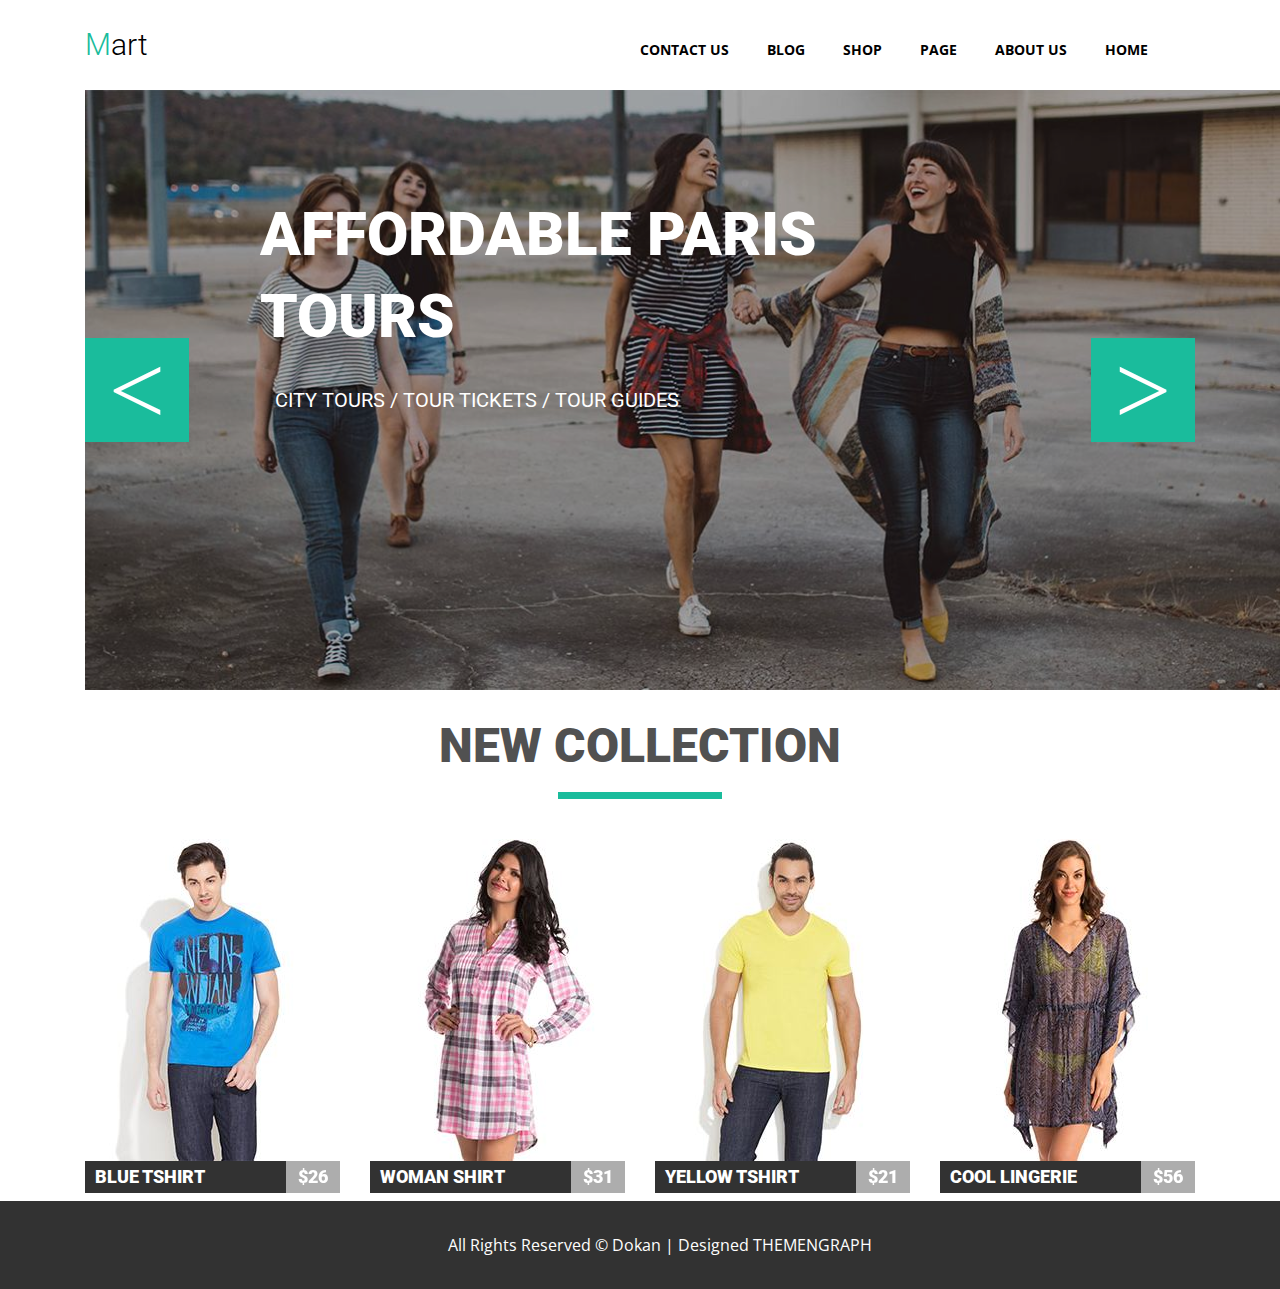
<file: modul-05/index.html>
<!DOCTYPE html>
<html lang="en">

<head>
    <meta charset="UTF-8">
    <meta name="viewport" content="width=device-width, initial-scale=1.0">
    <meta http-equiv="X-UA-Compatible" content="ie=edge">
    <link rel="stylesheet" href="styl.css">
    <link rel="stylesheet" href="normalize.css">
    <link href="https://fonts.googleapis.com/css?family=Playfair+Display|Roboto&display=swap" rel="stylesheet">
    <link href="https://fonts.googleapis.com/css?family=Open+Sans|Playfair+Display|Roboto&display=swap" rel="stylesheet">
    <link rel="stylesheet" href="https://use.fontawesome.com/releases/v5.8.2/css/all.css" integrity="sha384-oS3vJWv+0UjzBfQvYUhtdYW+Pj2yciDJxpsK1OYPAYjqT085Qq/1cq5FLXAZQ7Ay" crossorigin="anonymous">
    <link rel="stylesheet" href="Pe-icon-7-stroke.ttf">
    <title>HW5</title>
</head>

<body>

    <header class="page header">
        <nav>
            <div class="wrapper-section">
                <div class="wrapper-item">
                    <div class="wrapper">
                        <div class="logo">Mart</div>
                        <ul class="menu">
                            <li><a href="">Contact us</a></li>
                            <li><a href="">Blog</a></li>
                            <li><a href="">Shop</a></li>
                            <li><a href="">Page</a></li>
                            <li><a href="">About us</a></li>
                            <li><a href="">Home</a></li>
                        </ul>
                    </div>
                </div>
            </div>
        </nav>
    </header>
    <main>

        <div class="slider">
            <button class="slider-ctrl slider-ctrl-prev"><</button>
            <button class="slider-ctrl slider-ctrl-next">></button>
            <ul class="slides">
                <li class="slides-item">
                    <img class="picture" src="img/1-1.jpg" alt="girls">
                    <div class="box"></div>
                    <p class="slides-about">AFFORDABLE PARIS TOURS</p>
                    <p class="slides-about-item"> CITY TOURS / TOUR TICKETS / TOUR GUIDES</p>
                </li>

            </ul>
        </div>


        <section class="features">
            <h2 class="features-title">NEW COLLECTION</h2>
            <ul class="features-list clearfix">
                <li class="features-list-item">
                    <div class="card">
                        <div class="visibility-hidden">
                            <ul class="buttons">
                                <li class="button-item">
                                    <p class="button-item-sign"></p>
                                </li>
                                <li class="button-item">
                                    <p class="button-item-sign">2</p>
                                </li>
                                <li class="button-item">
                                    <p class="button-item-sign">3</p>
                                </li>
                                <li class="button-item">
                                    <p class="button-item-sign">ADD TO CART</p>
                                </li>
                            </ul>
                        </div>
                        <img src="img/product1.jpg" alt="blue tishirt" width="255" height="322">
                        <div class="product">
                            <div class="product-name">Blue Tshirt</div>
                            <div class="price">$26</div>
                        </div>
                    </div>

                </li>
                <li class="features-list-item">
                    <div class="card">
                        <div class="visibility-hidden">
                            <ul class="buttons">
                                <li class="button-item">
                                    <p class="button-item-sign"></p>
                                </li>
                                <li class="button-item">
                                    <p class="button-item-sign">2</p>
                                </li>
                                <li class="button-item">
                                    <p class="button-item-sign">3</p>
                                </li>
                                <li class="button-item">
                                    <p class="button-item-sign">ADD TO CART</p>
                                </li>
                            </ul>
                        </div>
                        <img src="img/product2.jpg" alt="blue tshirt" width="255" height="322">
                        <div class="product-name">WOMAN shirt</div>
                        <div class="price">$31</div>
                    </div>
                </li>
                <li class="features-list-item">
                    <div class="card">
                        <div class="visibility-hidden">
                            <ul class="buttons">
                                <li class="button-item">
                                    <p class="button-item-sign"></p>
                                </li>
                                <li class="button-item">
                                    <p class="button-item-sign">2</p>
                                </li>
                                <li class="button-item">
                                    <p class="button-item-sign">3</p>
                                </li>
                                <li class="button-item">
                                    <p class="button-item-sign">ADD TO CART</p>
                                </li>
                            </ul>

                        </div>
                        <img src="img/product3.jpg" alt="blue tishirt" width="255" height="322">
                        <div class="product-name">YELLOW Tshirt</div>
                        <div class="price">$21</div>
                    </div>
                </li>
                <li class="features-list-item">
                    <div class="card">
                        <div class="visibility-hidden">
                            <ul class="buttons">
                                <li class="button-item">
                                    <p class="button-item-sign"></p>
                                </li>
                                <li class="button-item">
                                    <p class="button-item-sign">2</p>
                                </li>
                                <li class="button-item">
                                    <p class="button-item-sign">3</p>
                                </li>
                                <li class="button-item">
                                    <p class="button-item-sign">ADD TO CART</p>
                                </li>
                            </ul>
                        </div>
                        <img src="img/product4.jpg" alt="blue tishirt" width="255" height="322">
                        <div class="product-name">Cool lingerie</div>
                        <div class="price">$56</div>
                    </div>
                </li>
            </ul>
        </section>
    </main>

</body>
<footer>
    <div class="end">
        <div class="rights-wrapper">
            <p class="rights">All Rights Reserved © Dokan | Designed <a class="designed" hreff="">ThemenGraph</a></p>
        </div>
    </div>
</footer>

</html>
</file>
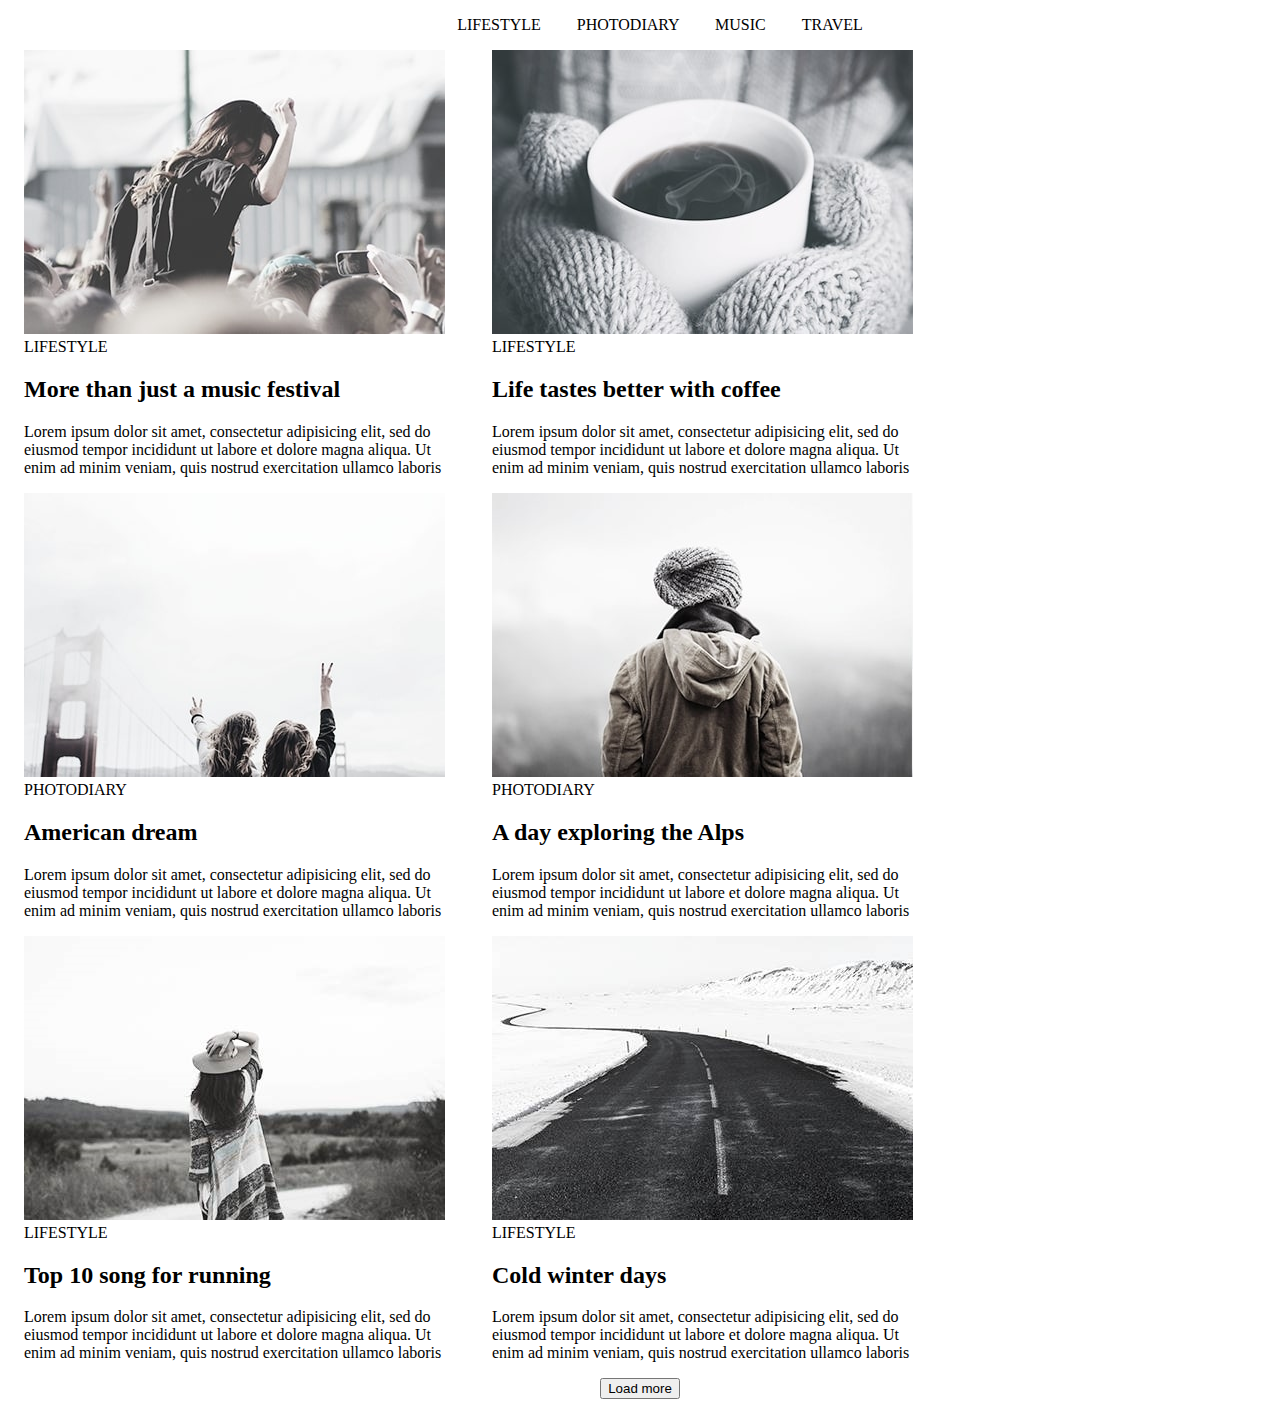
<file: module-04/index.html>
<!DOCTYPE html>
<html lang="en">

<head>
    <meta charset="UTF-8">
    <meta name="viewport" content="width=device-width, initial-scale=1.0">
    <meta http-equiv="X-UA-Compatible" content="ie=edge">
    <title>HW3</title>
    <link rel="stylesheet" href="p.css">
</head>

<body>
    <header>
        <ul class="menu">
            <li>
                <a href="#">lifestyle</a>
            </li>
            <li>
                <a href="#">photodiary</a>
            </li>
            <li>
                <a href="#">music</a>
            </li>
            <li>
                <a href="#">travel</a>
            </li>

        </ul>
    </header>

    <main>
        <div class="card">
            <div class="card-content" style="width: 27rem;">
                <img src="img/f1.jpg" class="card-img-top" alt="girl">
                <div class="card-body">
                    <div class="word">lifestyle</div>
                    <h2 class="card-title">More than just a music festival</h2>
                    <p class="card-text">Lorem ipsum dolor sit amet, consectetur adipisicing elit, sed do eiusmod tempor incididunt ut labore et dolore magna aliqua. Ut enim ad minim veniam, quis nostrud exercitation ullamco laboris</p>
                </div>
            </div>
        </div>

        <div class="card">
            <div class="card-content" style="width: 27rem;">
                <img src=" img/f2.jpg " class="card-img-top " alt="coffee ">
                <div class="card-body ">
                    <div class="word">lifestyle</div>
                    <h2 class="card-title ">Life tastes better with coffee</h2>
                    <p class="card-text ">Lorem ipsum dolor sit amet, consectetur adipisicing elit, sed do eiusmod tempor incididunt ut labore et dolore magna aliqua. Ut enim ad minim veniam, quis nostrud exercitation ullamco laboris</p>
                </div>
            </div>
        </div>

        <div class="card">
            <div class="card-content" style="width: 27rem;">
                <img src="img/f3.jpg" class="card-img-top" alt="girls and the bridge">
                <div class="card-body">
                    <div class="word">photodiary</div>
                    <h2 class="card-title">American dream</h2>
                    <p class="card-text">Lorem ipsum dolor sit amet, consectetur adipisicing elit, sed do eiusmod tempor incididunt ut labore et dolore magna aliqua. Ut enim ad minim veniam, quis nostrud exercitation ullamco laboris</p>
                </div>
            </div>
        </div>

        <div class="card">
            <div class="card-content" style="width: 27rem;">
                <img src=" img/f4.jpg " class="card-img-top " alt="man">
                <div class="card-body ">
                    <div class="word">photodiary</div>
                    <h2 class="card-title ">A day exploring the Alps</h2>
                    <p class="card-text ">Lorem ipsum dolor sit amet, consectetur adipisicing elit, sed do eiusmod tempor incididunt ut labore et dolore magna aliqua. Ut enim ad minim veniam, quis nostrud exercitation ullamco laboris</p>
                </div>
            </div>
        </div>

        <div class="card">
            <div class="card-content" style="width: 27rem;">
                <img src="img/f5.jpg" class="card-img-top" alt="girl and a road">
                <div class="card-body">
                    <div class="word">lifestyle</div>
                    <h2 class="card-title">Top 10 song for running</h2>
                    <p class="card-text">Lorem ipsum dolor sit amet, consectetur adipisicing elit, sed do eiusmod tempor incididunt ut labore et dolore magna aliqua. Ut enim ad minim veniam, quis nostrud exercitation ullamco laboris</p>
                </div>
            </div>
        </div>

        <div class="card">
            <div class="card-content" style="width: 27rem;">
                <img src=" img/f6.jpg " class="card-img-top " alt="road">
                <div class="card-body ">
                    <div class="word">lifestyle</div>
                    <h2 class="card-title ">Cold winter days</h2>
                    <p class="card-text ">Lorem ipsum dolor sit amet, consectetur adipisicing elit, sed do eiusmod tempor incididunt ut labore et dolore magna aliqua. Ut enim ad minim veniam, quis nostrud exercitation ullamco laboris</p>
                </div>
            </div>
        </div>
    </main>

    </div>
</body>
<footer>
    <div class="wrapper">
        <button class="control">Load more</button>
    </div>
</footer>

</html>
</file>
<file: hw3-1/p.css>
ul.menu li {
        display: inline;
    }
    
    a {
        text-decoration: none;
        text-transform: uppercase;
        color: black;
    }
    
    a:hover {
        color: rgb(104 203 248);
    }
    
    ul {
        text-align: center
    }
    
    li {
        margin: 0 1rem
    }
    
    main {
        width: 960px;
        display: block;
        margin-left: auto;
        margin-right: auto;
        font-family: 'Playfair Display', serif;
    }
    
    .card {
        display: inline-block;
        margin: 0 1rem;
        vertical-align: top;
        font-size: 0;
        width: 421px;
    }
    
    .card-content {
        font-size: 16px;
    }
    
    .word {
        text-transform: uppercase;
    }
    
    .wrapper {
        text-align: center;
        margin-bottom: 1rem;
    }
    
    .control {
        border: none;
        outline: none;
        border: 1px solid black;
        padding: 18px 33px;
        background-color: white;
        font-size: 20px;
        font-family: 'Playfair Display', serif;
        margin-top: 50px;
    }
</file>
<file: hw3/p.css>
ul.menu li {
        display: inline;
    }
    
    a {
        text-decoration: none;
        text-transform: uppercase;
        color: black;
    }
    
    ul {
        text-align: center
    }
    
    li {
        margin: 0 1rem
    }
    
    main {
        width: 960px;
        display: block;
        margin-left: auto;
        margin-right: auto;
        font-family: 'Playfair Display', serif;
    }
    
    div.card {
        display: inline-block;
        margin: 0 1rem;
    }
    
    div.word {
        text-transform: uppercase;
    }
    
    .wrapper {
        text-align: center;
        margin-bottom: 1rem;
    }
</file>
<file: hw4/styles.css>
body {
        display: block;
        font-family: "Roboto";
    }
    
    .box {
        width: 1110px;
        margin-left: auto;
        margin-right: auto;
    }
    
    a {
        text-decoration: none;
        text-transform: uppercase;
        color: #000000;
    }
    
    .logo {
        font-size: 30px;
        line-height: 32px;
        font-family: "Roboto";
        font-weight: 300;
    }
    
    .logo::first-letter {
        font-size: 30px;
        line-height: 32px;
        color: #1abc9c;
        font-family: "Roboto";
        font-weight: 900;
    }
    
    .box {
        padding-top: 42px;
    }
    
    .menu li {
        float: right;
        list-style: none;
        font-family: "Open Sans";
        font-weight: 700;
        line-height: 11px;
        font-size: 14px;
    }
    
    .menu li {
        margin-right: 36px
    }
    
    .menu a:hover {
        color: #1abc9c;
    }
    
    .clearfix::after {
        display: block;
        content: '';
        clear: both;
    }
    
    .menu {
        margin: 0;
        padding: 0;
    }
    
    .logo {
        float: left;
    }
    
    .features-box {
        width: 1110px;
        margin-left: auto;
        margin-right: auto;
    }
    
    .features-title {
        display: inline-block;
        line-height: 32px;
        color: #515151;
        font-family: "Roboto";
        font-weight: 900;
        font-size: 48px;
    }
    
    .features-title {
        text-align: center;
        width: 100%;
    }
    /* .features-title-line {
        position: relative;
    } */
    /* .line {
        position: absolute;
        bottom: 0;
        left: 50%;
        transform: translateX(-50%);
        display: block;
        width: 164px;
        height: 7px;
        background-color: #1abc9c;
    } */
    
    .features-title::after {
        display: block;
        content: '';
        width: 164px;
        height: 7px;
        margin-left: auto;
        margin-right: auto;
        margin-top: 20px;
        background-color: #1abc9c;
    }
    
    .features-list {
        list-style: none;
        padding: 0;
        margin: 0;
    }
    
    .features-list li {
        float: left;
    }
    
    .features-list-item {
        width: 255px;
        font-size: 0;
    }
    
    .card {
        padding-bottom: 30px;
    }
    
    .card:hover .product-name {
        background-color: #1abc9c;
    }
    
    .card:hover .price {
        background-color: #1abc9c;
    }
    
    .features-list-item:not(:nth-child(4n)) {
        margin-right: 30px;
    }
    
    .features {
        margin: 0, auto;
    }
    
    .features-box {
        /* margin-top: 30px; */
        padding-top: 30px;
    }
    
    .img-wrp {
        width: 100%;
        height: auto;
        /* height: 275px; */
        overflow: hidden;
        background-color: #e9f0fd;
        /* background: teal;
        background-blend-mode: overlay; */
    }
    
    .product-name {
        display: inline-block;
        width: 201px;
        font-size: 18px;
        line-height: 40px;
        font-family: "Roboto";
        font-weight: 900;
        text-transform: uppercase;
        color: #ffffff;
        background-color: #323232;
        text-indent: 20px;
    }
    
    .price {
        display: inline-block;
        width: 54px;
        height: 40;
        text-align: center;
        font-size: 18px;
        line-height: 40px;
        font-family: "Roboto";
        font-weight: 900;
        color: #ffffff;
        background-color: #323232;
        filter: opacity(40%);
    }
    
    div {
        padding: 0;
        margin: 0;
    }
    
    .news-box {
        display: inline-block;
        width: 1110px;
        margin-top: 30px;
        margin-bottom: 80px;
        margin-left: 128px;
    }
    
    .blog {
        display: inline-block;
    }
    
    .news-title {
        display: inline-block;
        font-size: 48px;
        line-height: 32px;
        color: #555252;
        font-family: "Roboto";
        font-weight: 900;
    }
    
    .news-title {
        text-align: center;
        width: 100%;
    }
    
    .news-title::after {
        display: block;
        content: '';
        width: 164px;
        height: 7px;
        margin-left: auto;
        margin-right: auto;
        margin-top: 20px;
        background-color: #1abc9c;
    }
    /* .news-title-line {
        position: relative;
    } */
    /* .line-second {
        position: absolute;
        bottom: 0;
        left: 50%;
        transform: translateX(-50%);
        display: block;
        width: 164px;
        height: 7px;
        background-color: #1abc9c;
    }
     */
    
    .blog li {
        float: left;
        list-style: none;
    }
    
    .blog {
        padding: 0;
        margin: 0;
    }
    
    .blog-item {
        width: 350px;
    }
    
    .blog-item:not(:nth-child(3)) {
        margin-right: 30px;
    }
    
    p {
        font-size: 14px;
        line-height: 26px;
        color: #555252;
        font-family: "Open Sans";
        font-weight: 400;
    }
    
    .news-block-title {
        font-size: 18px;
        line-height: 26px;
        color: #555252;
        font-family: "Open Sans";
        font-weight: 600;
    }
    
    .wrapper {
        width: 159px;
        height: 51px;
        border-radius: 3px;
        filter: drop-shadow(1px 1.732px 2.5px rgba(0, 0, 0, 0.39));
        background-color: #4ec6ab;
    }
    
    .button {
        height: 51px;
        font-size: 16px;
        line-height: 1.5;
        color: #ffffff;
        font-family: "Open Sans";
        font-weight: 300;
        margin-top: 20px;
    }
    
    .wrapper-button {
        text-align: center;
    }
    
    div.wrapper {
        display: table-cell;
        vertical-align: middle;
    }
</file>
<file: hw5/styl.css>
body {
    margin: 0px;
    padding: 0px;
}

.menu a {
    text-decoration: none;
    color: #000000;
}

.menu li:not(:first-child) {
    text-transform: uppercase;
}

.wrapper-section {
    height: 90px;
    width: 1110px;
    margin-left: auto;
    margin-right: auto;
    line-height: 90px;
}

.wrapper-item {
    display: inline-block;
    background-color: white;
}

.wrapper {
    display: inline;
    margin-left: auto;
    margin-right: auto;
}

.logo-wrapper {
    display: inline-block;
    margin-right: 514px;
    font-size: 30px;
    line-height: 32px;
    font-family: "Roboto";
    font-weight: 300;
}

.logo-wrapper a {
    text-decoration: none;
    color: #000000;
}

.logo-wrapper::first-letter {
    color: #1abc9c;
}

.menu {
    display: inline-block;
    margin: 0;
    padding: 0;
}

ul.menu li {
    display: inline;
    font-size: 14px;
    line-height: 11px;
    color: #000000;
    font-family: "Open Sans";
    font-weight: 700;
}

ul.menu li:not(:last-child) {
    margin-right: 34px;
}

a:hover {
    color: #1abc9c;
}

.features {
    width: 1110px;
    margin-left: auto;
    margin-right: auto;
}

.features-title {
    text-align: center;
    font-size: 48px;
    line-height: 32px;
    color: #515151;
    font-family: "Roboto";
    font-weight: 900;
}

.features-title::after {
    content: '';
    display: block;
    margin-top: 30px;
    margin-left: 154px;
    width: 164px;
    height: 7px;
    background-color: #1abc9c;
    margin-left: auto;
    margin-right: auto;
}

.features-list {
    list-style: none;
    padding: 0;
    margin: 0;
}

.features-list-item {
    width: 255px;
    height: 362px;
    font-size: 0;
}

.product-name {
    display: inline-block;
    width: 201px;
    font-size: 18px;
    line-height: 32px;
    text-indent: 10px;
    font-family: "Roboto";
    font-weight: 900;
    text-transform: uppercase;
    color: #ffffff;
    background-color: #323232;
}

.price {
    display: inline-block;
    width: 54px;
    height: 40;
    text-align: center;
    font-size: 18px;
    line-height: 32px;
    font-family: "Roboto";
    font-weight: 900;
    color: #ffffff;
    background-color: #323232;
    filter: opacity(40%);
}

.features-list li {
    float: left;
}

.features-list-item:not(:nth-child(4n)) {
    margin-right: 30px;
}

.clearfix::after {
    display: block;
    content: '';
    clear: both;
}

.slider-wrp {
    background-image: url(img/1-1.jpg);
    background-repeat: no-repeat;
    background-size: cover;
    height: 600px;
}

.slider-wrp-overlay {
    width: 100%;
    height: 100%;
    background: rgba(0, 0, 0, 0.4);
}

.slider {
    position: relative;
    width: 1110px;
    height: 600px;
    margin-left: auto;
    margin-right: auto;
}

.slider-ctrl {
    position: absolute;
    display: inline-block;
    border: none;
    width: 104px;
    height: 104px;
    background-color: #1abc9c;
    opacity: 0.65;
    border: none;
    outline: none;
    top: 50%;
    transform: translateY(-50%);
    font-size: 100px;
    line-height: 11px;
    color: #ffffff;
    font-family: "Pe";
    text-align: center;
}

.slider-ctrl:hover,
.slider-ctrl:focus {
    background-color: #4ec6ab;
    opacity: 1;
    cursor: pointer;
}

.slider-ctrl-prev {}

.slider-ctrl-next {
    right: 0;
}

.slider-ctrl-prev::before,
.slider-ctrl-next::before {
    content: "";
    --s: 28px;
    --bd: 4px solid #fff;
    width: var(--s);
    height: var(--s);
    border-left: var(--bd);
    border-top: var(--bd);
    position: absolute;
    top: 50%;
    transform: translate(-50%, -50%) rotate(-45deg);
}

.slider-ctrl-next::before {
    left: 45%;
    transform: translate(-50%, -50%) rotate(135deg);
}

.slider-ctrl-prev::before {
    left: 55%;
    transform: translate(-50%, -50%) rotate(-45deg);
}

.slides {
    margin: 0;
    padding: 0;
    list-style: none;
}

.slides img {
    height: 600;
}

.slides-item {
    position: relative;
}

.slides-about {
    position: absolute;
    margin: 0;
    padding: 0;
    width: 760px;
    left: 50%;
    top: 240px;
    transform: translateX(-50%);
    font-size: 60px;
    line-height: 82px;
    color: #ffffff;
    font-family: "Roboto";
    font-weight: 900;
}

.slides-about-item {
    position: absolute;
    margin: 0;
    padding: 0;
    top: 325px;
    left: 190px;
    font-family: "Roboto";
    font-size: 20px;
    color: #ffffff;
}

.features-list-item {
    position: relative;
}

.visibility-hidden {
    opacity: 0;
    position: absolute;
    top: 0;
    width: 234px;
    height: 302px;
    background-color: rgba(0, 0, 0, 0.5);
    border: 10px solid rgba(255, 255, 255, 0.8);
}

.card:hover .visibility-hidden {
    opacity: 1;
}

.card:hover .product-name {
    background-color: #1abc9c;
}

.card:hover .price {
    background-color: #1abc9c;
}

.button-item {
    width: 48px;
    height: 48px;
    margin-left: 10px;
    color: white;
    background-color: yellow;
    border: 1px solid #ffffff;
}

.buttons {
    position: absolute;
    margin: 0;
    padding: 0;
    top: 50%;
    left: 50%;
    font-family: 'Pe-icon-7-stroke';
    transform: translate(-50%, -50%);
}

.buttons li:not(:last-child) {
    margin-bottom: 10px;
}

.buttons li:nth-child(2) {
    background-color: #1abc9c;
}

.buttons li:last-child {
    width: 168px;
    height: 48px;
    background-color: #323232;
}

.button-item-sign {
    font-size: 14px;
    line-height: 32px;
    font-family: "Open Sans";
    font-weight: 400;
    text-align: center;
}

.end {
    position: relative;
    width: 100%;
    height: 88px;
    background-color: #323232;
    margin-top: 100px;
}

.rights-wrapper {
    position: absolute;
    top: 50%;
    left: 35%;
    transform: translateY(-50%);
}

.rights {
    text-align: center;
    font-size: 16px;
    line-height: 28px;
    color: #fefefe;
    font-family: "Open Sans";
    font-weight: 400;
}

.designed {
    font-size: 16px;
    line-height: 28px;
    color: #fefefe;
    font-family: "Open Sans";
    font-weight: 400;
}

.designed:hover {
    color: #1abc9c;
}


/* кнопки */

.cart-icon-wrapper {
    position: absolute;
    top: 50%;
    left: 50%;
    transform: translate(-50%, -50%);
}

.icon-btn {
    box-sizing: border-box;
    background: transparent;
    margin: 0 8px 10px;
    height: 50px;
    width: 50px;
    border: 1px solid #fff;
    cursor: pointer;
}

.icon-btn--add {
    width: calc(50px * 3 + 4 * 8px);
    background: #323232;
}

.icon-btn-text {
    text-transform: uppercase;
    font-family: sans-serif;
    font-size: 14px;
    color: #fff;
    vertical-align: middle;
}

.icon {
    background-color: transparent;
    width: 25px;
    height: auto;
    display: block;
    margin: auto;
}

.icon-cart {
    float: left;
    padding-left: 10px;
}

.icon-btn-text {
    padding-top: 4px;
    float: right;
    margin-right: 10px;
    color: #fff;
}

.icon-btn:hover {
    background: #1abc9c;
    opacity: 1;
    border: 1px solid #1abc9c;
}
</file>
<file: hw7/styls.css>
body {
    display: flexbox;
    margin: 0px;
    padding: 0px;
}

main {
    flex-grow: 1;
}

.page-header {
    width: 1200px;
    margin-left: auto;
    margin-right: auto;
}

.page-nav {
    display: flex;
    min-height: 90px;
    align-items: center;
    justify-content: space-between;
    font-family: Montserrat;
}

.logo a {
    text-decoration: none;
    font-size: 30px;
    color: #95e1d3;
    font-family: "Montserrat";
    font-weight: 700;
    transition: color 200ms linear;
}

.menu a {
    text-decoration: none;
    color: #95e1d3;
    transition: color 200ms linear;
}

.menu-items {
    text-transform: uppercase;
    list-style-type: none;
    font-size: 14px;
    font-family: "Montserrat";
    font-weight: 400;
    text-align: center;
}

.menu {
    display: flex;
    width: 490px;
    justify-content: space-between;
}

a:hover,
a:focus {
    color: #f38181;
}

.menu a::after {
    display: block;
    content: '';
    margin-top: 12px;
    width: 100%;
    height: 3px;
    background-color: #f38181;
    opacity: 0;
    transition: all 200ms linear;
}

.menu a:hover::after {
    opacity: 1;
}

.services {
    width: 1200px;
    margin-left: auto;
    margin-right: auto;
}

.writing {
    font-size: 24px;
    color: #333333;
    font-family: "Kaushan Script";
    font-weight: 400;
    text-align: center;
}

.printed {
    text-transform: uppercase;
    font-size: 30px;
    color: #333333;
    font-family: "Montserrat";
    font-weight: 700;
    text-align: center;
}

.printed::after {
    display: block;
    content: '';
    margin-top: 40px;
    width: 60px;
    height: 3px;
    background-color: #f38181;
    margin-left: auto;
    margin-right: auto;
}

.services-item {
    list-style-type: none;
}

.services-item-photo {
    min-width: 90px;
    text-align: center;
}

.services-item-content {
    max-width: 300px;
    font-family: "Montserrat";
}

.services-item-wrap {
    display: flex;
    max-height: 160px;
}

.services-list {
    padding: 0;
    margin: 0px;
    display: flex;
    flex-wrap: wrap;
}

.services-list li:not(:nth-child(3n)) {
    margin-right: 15px;
}

.services-list li:not(:nth-child(n+4)) {
    margin-bottom: 15px;
}

.services-item-content h4 {
    text-transform: uppercase;
    font-size: 14px;
    color: #333333;
    font-weight: 400;
    margin-top: 0px;
    margin-bottom: 16px;
}

.services-item-content p {
    width: 300px;
    height: 81px;
    font-size: 15px;
    line-height: 24px;
    color: #999999;
    font-family: "Roboto";
    font-weight: 400;
}

.team {
    width: 1200px;
    margin-left: auto;
    margin-right: auto;
}

.team-about {
    margin-left: auto;
    margin-right: auto;
    margin-top: 40px;
    width: 960px;
    height: 130px;
    font-size: 15px;
    line-height: 24px;
    color: #999999;
    font-family: "Roboto";
    font-weight: 400;
    text-align: center;
}

.team-wrapper {
    padding: 0px;
    display: flex;
}

.team-wrapper li:not(:last-child) {
    margin-right: 30px;
}

.team-wrapper li {
    list-style-type: none;
}

.item-wrap {
    position: relative;
    width: 380px;
    height: 470px;
    transition: 200ms linear;
}

.underblock {
    display: block;
    position: absolute;
    width: 380px;
    height: 470px;
    background: #95e1d3;
    z-index: 1;
}

.upperblock {
    display: flex;
    align-items: center;
    justify-content: center;
    position: absolute;
    width: 380px;
    height: 470px;
    background-image: linear-gradient(#ea8c89, #f2e291);
    opacity: 0;
    z-index: 5;
    transition: all 200ms linear;
}

.img-wrap-mat {
    position: absolute;
    z-index: 4;
    height: 470px;
    width: 380px;
    background-image: url(photo/mat.jpg);
    background-repeat: no-repeat;
    background-position: -120px -0px;
}

.img-wrap-chris {
    position: absolute;
    z-index: 4;
    height: 470px;
    width: 380px;
    background-image: url(photo/chris.jpg);
    background-repeat: no-repeat;
    background-position: center -120px;
}

.img-wrap-mikh {
    position: absolute;
    z-index: 4;
    height: 470px;
    width: 380px;
    background-image: url(photo/mikh.jpg);
    background-repeat: no-repeat;
    background-position: center 0px;
}

.name {
    padding-top: 25px;
    font-size: 14px;
    color: #333333;
    font-family: "Montserrat";
    font-weight: 400;
    text-align: center;
}

.posision {
    font-size: 15px;
    line-height: 24px;
    color: #999999;
    font-family: "Roboto";
    font-weight: 300;
    font-style: italic;
    text-align: center;
}

.icon-wrapper {
    position: relative;
    position: absolute;
    --w: 380px;
    --h: 470px;
    top: calc(var(--h)/2 - 28px - 10px);
    left: calc(var(--w)/2 - 112px - 10px);
    width: 224px;
    height: 56px;
    font-size: 0;
    z-index: 6;
    opacity: 0;
    transition: all 200ms linear;
}

.icon {
    padding: 0;
    border: 0;
    width: 56px;
    height: 56px;
    background-color: #fce38a;
    transition: all 200ms linear;
}

.shape {
    position: absolute;
    width: 1px;
    height: 56px;
    background-color: #f38181;
}

.one {
    top: 0;
    right: 55px;
}

.two {
    top: 0;
    right: 111px;
}

.three {
    top: 0;
    right: 167px;
}

.item-twitter {
    padding-top: 4px;
}

.icon:hover,
.icon:focus {
    background-color: #95e1d3;
    opacity: 1;
    cursor: pointer;
}

.item-wrap:hover,
.item-wrap:focus {
    cursor: pointer;
}

.item-wrap:hover .upperblock {
    top: -10px;
    right: 10px;
    opacity: 0.9;
}

.item-wrap:hover .icon-wrapper {
    opacity: 1;
}

.item-wrap:hover .jump {
    top: -10px;
    right: 10px;
}

.footer-wrapper {
    display: flex;
    width: 1200px;
    min-height: 60px;
    margin-left: auto;
    margin-right: auto;
    justify-content: space-between;
    align-items: center;
}

.border {
    width: 1200px;
    height: 1px;
    background-color: #e5e5e5;
    margin-left: auto;
    margin-right: auto;
}

.mogo {
    font-size: 14px;
    color: #333333;
    font-family: "Montserrat";
    font-weight: 400;
}

.subscribe-wrapper {
    display: flex;
}

.email {
    width: 230px;
    height: 40px;
    background-color: #ffffff;
    border: 1px solid #e7e7e7;
}

.youremail {
    font-size: 15px;
    padding-left: 10px;
    color: #cccccc;
    font-family: "Roboto";
    font-weight: 300;
    font-style: italic;
}

.subscribe-item {
    padding: 0;
    border: 0;
    width: 150px;
    height: 42px;
    background-color: #95e1d3;
    font-size: 14px;
    color: #ffffff;
    font-family: "Montserrat";
    font-weight: 700;
    text-align: center;
    text-transform: uppercase;
}

.Laaqi {
    text-decoration: none;
    font-size: 14px;
    color: #333333;
    font-family: "Montserrat";
    font-weight: 400;
    transition: color 200ms linear;
}
</file>
<file: modul-05/styl.css>
body {
    /* font-family: "Roboto"; */
    /* font-family: "Pe-icon-7-stroke"; */
    margin: 0px;
    padding: 0px;
}

a {
    text-decoration: none;
    text-transform: uppercase;
    color: #000000;
}

.wrapper-section {
    position: relative;
    height: 90px;
    width: 1110px;
    margin-left: auto;
    margin-right: auto;
}

.wrapper-item {
    position: absolute;
    top: 50%;
    transform: translateY(-50%);
}

.wrapper-item {
    display: inline-block;
    background-color: white;
}

.wrapper {
    display: inline;
    margin-left: auto;
    margin-right: auto;
}

.logo {
    display: inline-block;
    margin-right: 488px;
    font-size: 30px;
    line-height: 32px;
    font-family: "Roboto";
    font-weight: 300;
}

.logo::first-letter {
    color: #1abc9c;
}

.menu {
    display: inline-block;
    margin: 0;
    padding: 0;
}

ul.menu li {
    display: inline;
    margin-right: 34px;
    font-size: 14px;
    line-height: 11px;
    color: #000000;
    font-family: "Open Sans";
    font-weight: 700;
}

a:hover {
    color: #1abc9c;
}

.features {
    width: 1110px;
    margin-left: auto;
    margin-right: auto;
}

.features-title {
    text-align: center;
    font-size: 48px;
    line-height: 32px;
    color: #515151;
    font-family: "Roboto";
    font-weight: 900;
}

.features-title::after {
    content: '';
    display: block;
    margin-top: 30px;
    margin-left: 154px;
    width: 164px;
    height: 7px;
    background-color: #1abc9c;
    margin-left: auto;
    margin-right: auto;
}

.features-list {
    list-style: none;
    padding: 0;
    margin: 0;
}

.features-list-item {
    width: 255px;
    height: 362px;
    font-size: 0;
}

.product-name {
    display: inline-block;
    width: 201px;
    font-size: 18px;
    line-height: 32px;
    text-indent: 10px;
    font-family: "Roboto";
    font-weight: 900;
    text-transform: uppercase;
    color: #ffffff;
    background-color: #323232;
}

.price {
    display: inline-block;
    width: 54px;
    height: 40;
    text-align: center;
    font-size: 18px;
    line-height: 32px;
    font-family: "Roboto";
    font-weight: 900;
    color: #ffffff;
    background-color: #323232;
    filter: opacity(40%);
}

.features-list li {
    float: left;
}

.features-list-item:not(:nth-child(4n)) {
    margin-right: 30px;
}

.clearfix::after {
    display: block;
    content: '';
    clear: both;
}

.slider {
    position: relative;
    width: 1110px;
    height: 600px;
    margin-left: auto;
    margin-right: auto;
}

.slides img {
    height: 600px;
    width: 100vw;
    object-fit: cover;
}

.box {
    position: absolute;
    top: 0;
    left: 0;
    width: 1807px;
    height: 600px;
    background-color: rgba(0, 0, 0, 0.3);
}

.slider-ctrl {
    position: absolute;
    display: inline-block;
    border: none;
    width: 104px;
    height: 104px;
    background-color: #1abc9c;
    top: 50%;
    transform: translateY(-50%);
    font-size: 100px;
    line-height: 11px;
    color: #ffffff;
    font-family: "Pe";
    text-align: center;
}

.slider-ctrl:hover {
    background-color: #4ec6ab;
}

.slider-ctrl-prev {
    z-index: 1;
    left: 0;
}

.slider-ctrl-next {
    z-index: 1;
    right: 0;
}

.slides {
    margin: 0;
    padding: 0;
    list-style: none;
}

.slides img {
    height: 600;
}

.slides-item {
    position: relative;
}

.slides-about {
    position: absolute;
    margin: 0;
    padding: 0;
    width: 760px;
    left: 50%;
    bottom: 336px;
    transform: translateX(-50%);
    font-size: 60px;
    line-height: 82px;
    color: #ffffff;
    font-family: "Roboto";
    font-weight: 900;
}

.slides-about-item {
    position: absolute;
    margin: 0;
    padding: 0;
    bottom: 282px;
    left: 190px;
    font-family: "Roboto";
    font-size: 20px;
    color: #ffffff;
}

.features-list-item {
    position: relative;
}

.visibility-hidden {
    opacity: 0;
    position: absolute;
    top: 0;
    width: 234px;
    height: 302px;
    background-color: rgba(0, 0, 0, 0.5);
    border: 10px solid rgba(255, 255, 255, 0.8);
}

.card:hover .visibility-hidden {
    opacity: 1;
}

.card:hover .product-name {
    background-color: #1abc9c;
}

.card:hover .price {
    background-color: #1abc9c;
}

.button-item {
    /* position: absolute; */
    width: 48px;
    height: 48px;
    margin-left: 10px;
    color: white;
    background-color: yellow;
    border: 1px solid #ffffff;
}

.buttons {
    position: absolute;
    margin: 0;
    padding: 0;
    top: 50%;
    left: 50%;
    font-family: 'Pe-icon-7-stroke';
    transform: translate(-50%, -50%);
}

.buttons li:not(:last-child) {
    margin-bottom: 10px;
}

.buttons li:nth-child(2) {
    background-color: #1abc9c;
}

.buttons li:last-child {
    width: 168px;
    height: 48px;
    background-color: #323232;
}

.button-item-sign {
    font-size: 14px;
    line-height: 32px;
    font-family: "Open Sans";
    font-weight: 400;
    text-align: center;
}

.end {
    position: relative;
    width: 100%;
    height: 88px;
    background-color: #323232;
}

.rights-wrapper {
    position: absolute;
    top: 50%;
    left: 35%;
    transform: translateY(-50%);
}

.rights {
    text-align: center;
    font-size: 16px;
    line-height: 28px;
    color: #fefefe;
    font-family: "Open Sans";
    font-weight: 400;
}

.designed {
    font-size: 16px;
    line-height: 28px;
    color: #fefefe;
    font-family: "Open Sans";
    font-weight: 400;
}

.designed:hover {
    color: #1abc9c;
}
</file>
<file: module-04/p.css>
ul.menu li {
        display: inline;
    }
    
    a {
        text-decoration: none;
        text-transform: uppercase;
        color: black;
        font-family:
    }
    
    ul {
        text-align: center
    }
    
    li {
        margin: 0 1rem
    }
    
    div.card {
        display: inline-block;
        margin: 0 1rem;
    }
    
    div.word {
        text-transform: uppercase;
    }
    
    .wrapper {
        text-align: center;
        margin-bottom: 1rem;
    }
</file>
